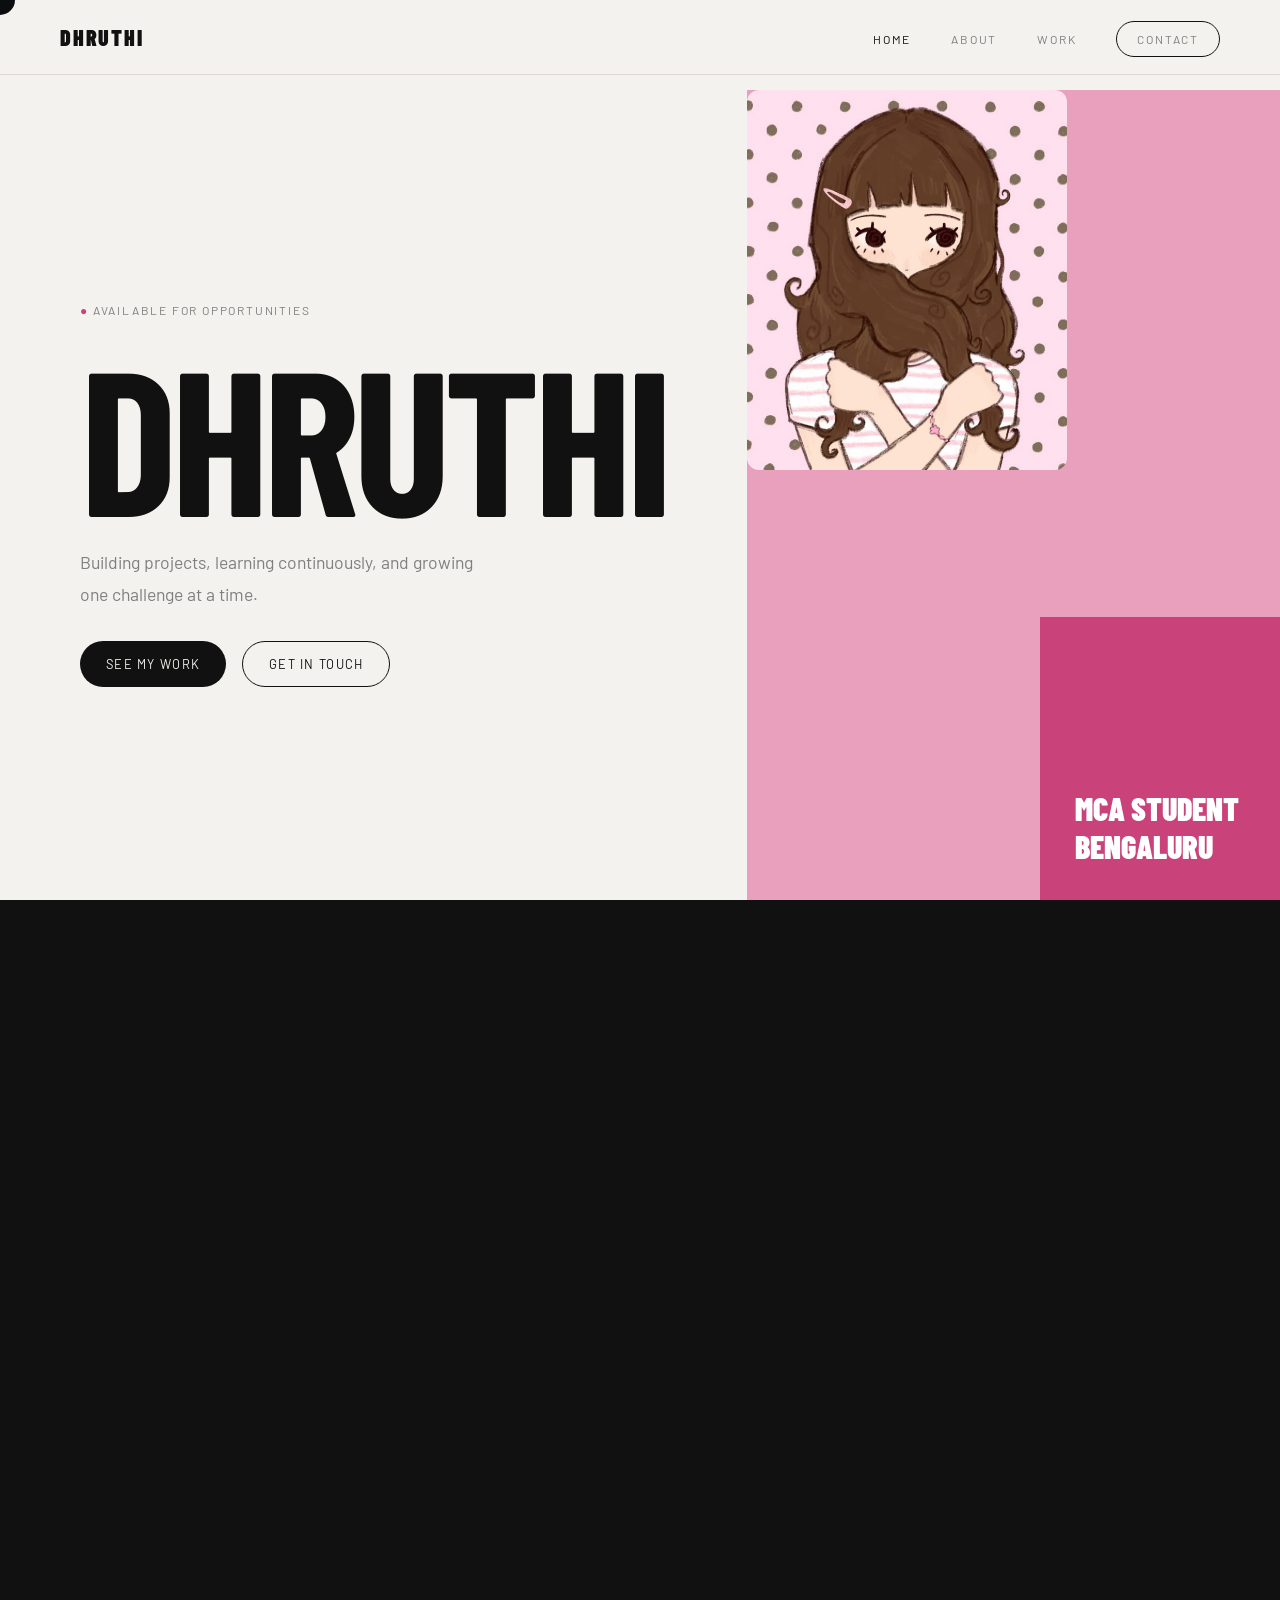
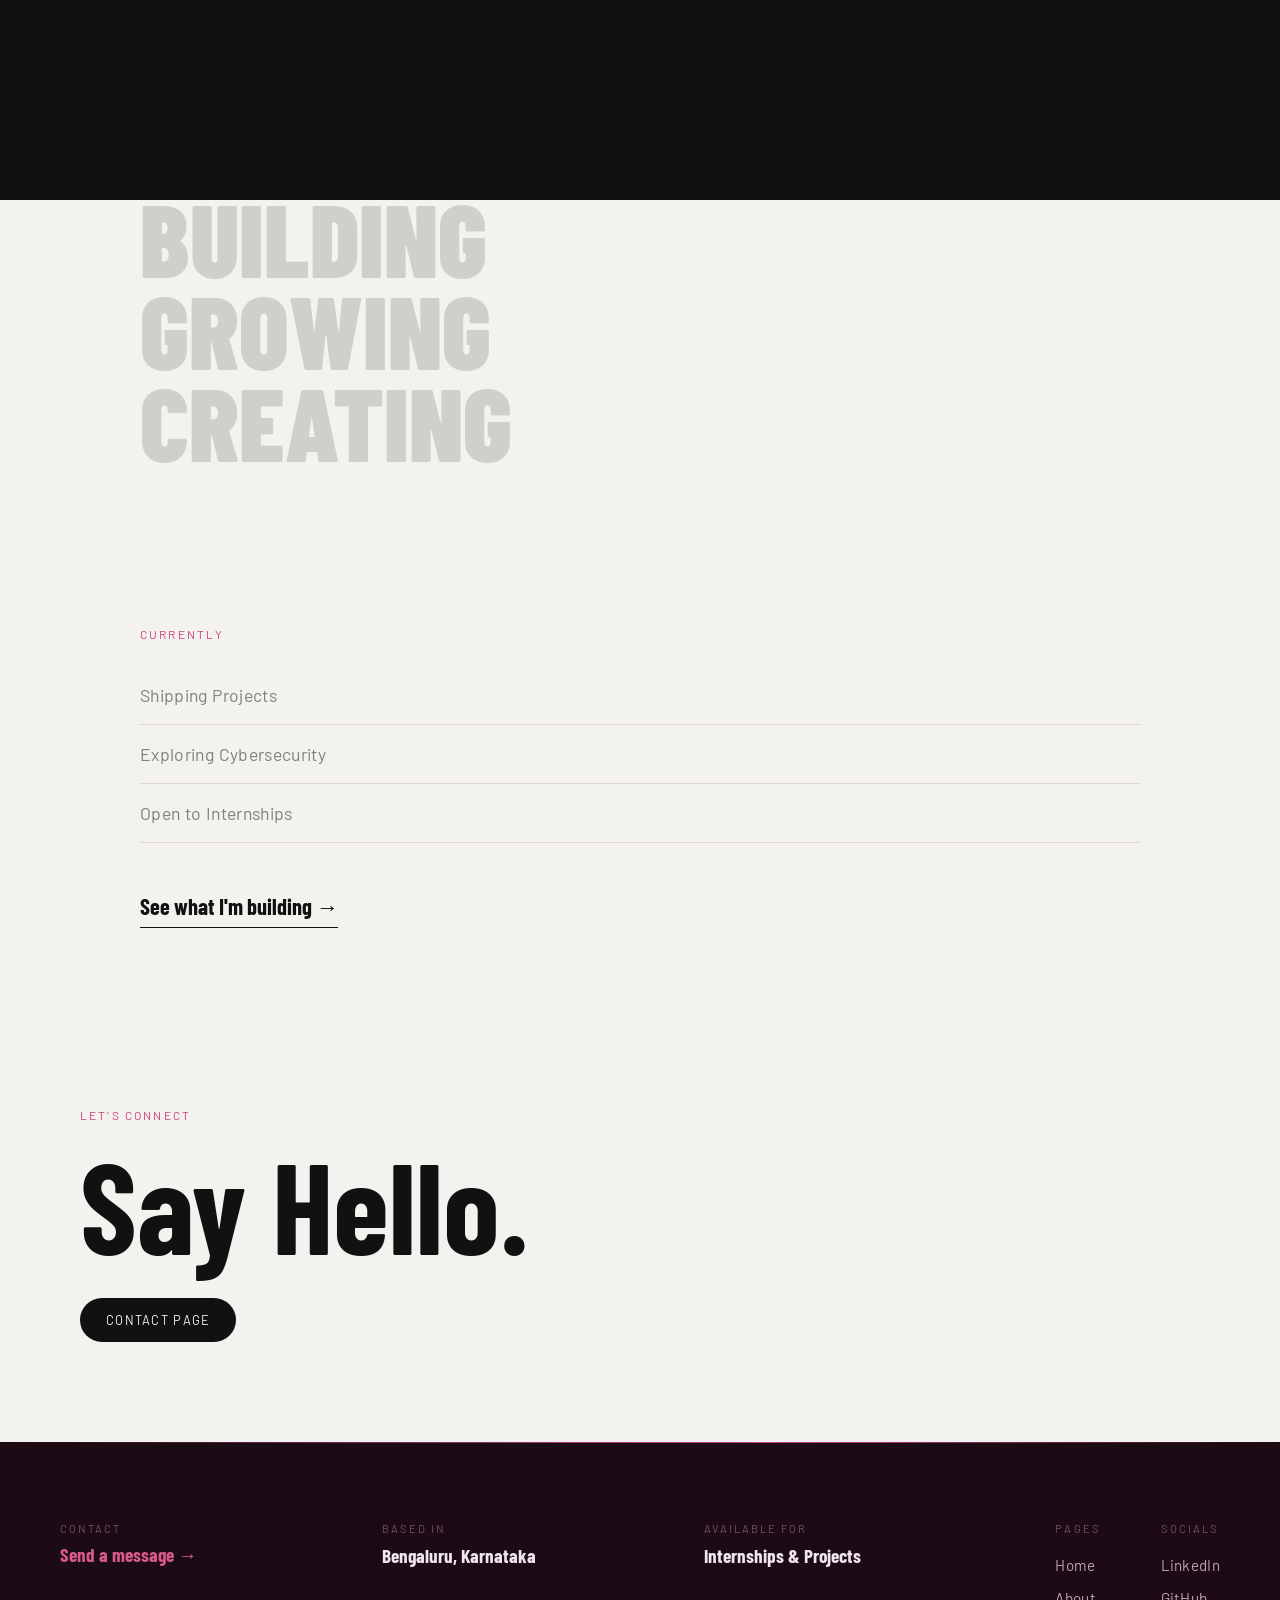
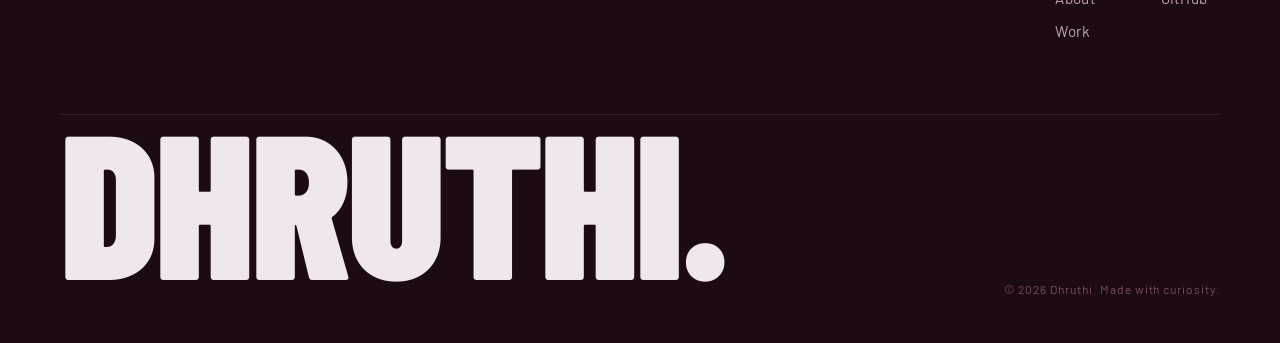
<file: index.html>
<!DOCTYPE html>
<html lang="en">
<head>
  <meta charset="UTF-8">
  <meta name="viewport" content="width=device-width, initial-scale=1.0">

  <title>Dhruthi</title>
  <link rel="icon" type="image/png" href="favicon.jpeg">
  <link rel="preconnect" href="https://fonts.googleapis.com">
  <link rel="preconnect" href="https://fonts.gstatic.com" crossorigin>

  <link href="https://fonts.googleapis.com/css2?family=Barlow+Condensed:wght@400;700;900&family=Barlow:wght@300;400;500&display=swap" rel="stylesheet">

  <link rel="stylesheet" href="style.css">
</head>
<body class="is-loading">

  <div class="page-transition"></div>

  <div class="cursor"></div>

  <nav>
    <a href="index.html" class="logo">DHRUTHI</a>

    <ul>
      <li><a href="index.html">Home</a></li>
      <li><a href="about.html">About</a></li>
      <li><a href="work.html">Work</a></li>
      <li><a href="contact.html" class="nav-cta">Contact</a></li>
    </ul>

    <div class="nav-toggle">
      <span></span><span></span><span></span>
    </div>
  </nav>

  <!-- HOME -->

  <section id="home" class="panel hero">

    <div class="hero-left">
      <span class="availability">
        <span class="dot">●</span> Available for opportunities
      </span>

      <h1>DHRUTHI</h1>

      <p>
          Building projects,
          learning continuously,
          and growing one challenge at a time.
      </p>

      <div class="hero-links">
        <a href="work.html" class="btn btn-solid">See my work</a>
        <a href="contact.html" class="btn btn-outline">Get in touch</a>
      </div>
    </div>

    <div class="hero-right">

      <div class="photo-box">
        <img src="abc.jpeg" alt="Dhruthi" style="width:100%; height:100%; object-fit:cover;">
      </div>

      <div class="pink-card">
        MCA STUDENT<br>
        BENGALURU
      </div>

    </div>

  </section>

  <!-- ABOUT TEASER -->

  <section class="panel sticky-panel">

    <div class="inner">

      <span class="label">
        WHO AM I
      </span>

      <h2>
        Still<br>
        figuring things out.
      </h2>

      <p>
        I'm Dhruthi. An MCA student
        fascinated by technology,
        cybersecurity and software.
      </p>

      <p>
        I enjoy learning by building, experimenting,
        and figuring things out along the way.
      </p>

      <div class="teaser-row">
        <a href="about.html" class="teaser-link">More about me →</a>
      </div>

    </div>

  </section>

  <!-- DRIVE -->

  <section class="panel sticky-panel">

    <div class="inner">

      <span class="label">
        WHAT DRIVES ME
      </span>

      <div class="big-word">
        LEARNING
      </div>

      <div class="big-word">
        BUILDING
      </div>

      <div class="big-word">
        GROWING
      </div>

      <div class="big-word">
        CREATING
      </div>

    </div>

  </section>

  <!-- CURRENT -->

  <section class="panel sticky-panel">

    <div class="inner">

      <span class="label">CURRENTLY</span>

      <div class="current-list current-list--compact">
        <div>Shipping Projects</div>
        <div>Exploring Cybersecurity</div>
        <div>Open to Internships</div>
      </div>

      <div class="teaser-row">
        <a href="work.html" class="teaser-link">See what I'm building →</a>
      </div>

    </div>

  </section>

  <!-- CONTACT TEASER -->

  <section class="panel contact">

    <div class="inner">

      <span class="label">
        LET'S CONNECT
      </span>

      <h2>
        Say Hello.
      </h2>

      <div class="hero-links">
        <a href="contact.html" class="btn btn-solid">Contact page</a>
      </div>

    </div>

  </section>

  <footer>

    <div class="footer-top">

      <div class="footer-contact">
        <div class="fact-row">
          <span>Contact</span>
          <span><a href="contact.html">Send a message →</a></span>
        </div>
        <div class="fact-row">
          <span>Based in</span>
          <span>Bengaluru, Karnataka</span>
        </div>
        <div class="fact-row">
          <span>Available for</span>
          <span>Internships & Projects</span>
        </div>
      </div>

      <div class="footer-links-group">
        <div>
          <span>Pages</span>
          <ul>
            <li><a href="index.html">Home</a></li>
            <li><a href="about.html">About</a></li>
            <li><a href="work.html">Work</a></li>
          </ul>
        </div>

        <div>
          <span>Socials</span>
          <ul>
            <li><a href="https://www.linkedin.com/in/dhruthi-shree-v-s-9880933a3/">LinkedIn</a></li>
            <li><a href="https://github.com/Dhunaur" target="_blank">GitHub</a></li>
          </ul>
        </div>
      </div>

    </div>

    <div class="footer-wordmark">DHRUTHI.</div>

    <div class="footer-copy">© 2026 Dhruthi. Made with curiosity.</div>

  </footer>

  <script src="script.js"></script>

</body>
</html>
</file>
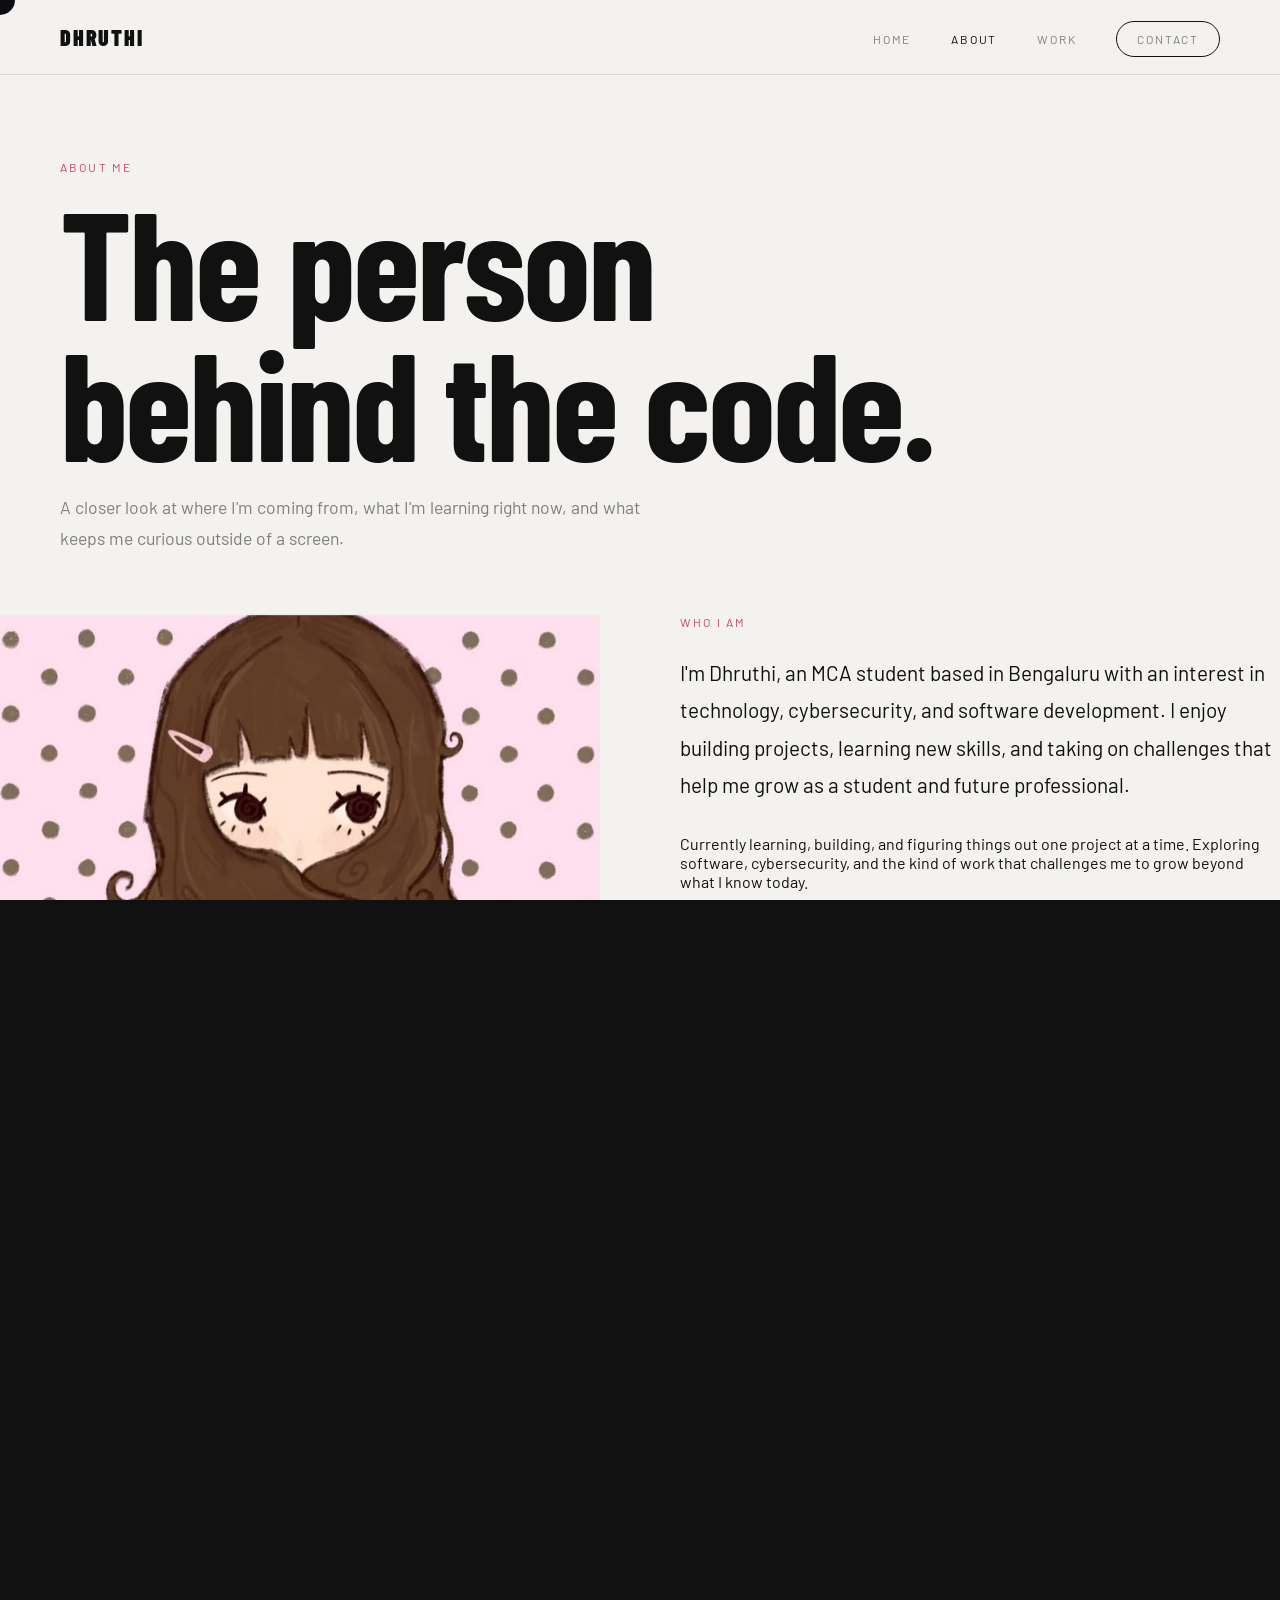
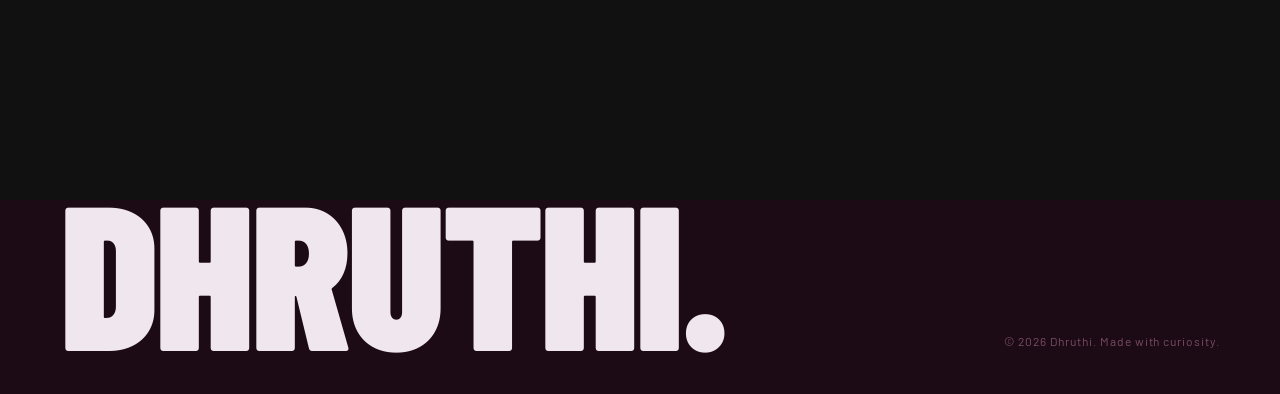
<file: about.html>
<!DOCTYPE html>
<html lang="en">
<head>
  <meta charset="UTF-8">
  <meta name="viewport" content="width=device-width, initial-scale=1.0">

  <title>About — Dhruthi</title>
  <link rel="icon" type="image/png" href="favicon.jpeg">
  <link rel="preconnect" href="https://fonts.googleapis.com">
  <link rel="preconnect" href="https://fonts.gstatic.com" crossorigin>

  <link href="https://fonts.googleapis.com/css2?family=Barlow+Condensed:wght@400;700;900&family=Barlow:wght@300;400;500&display=swap" rel="stylesheet">

  <link rel="stylesheet" href="style.css">
</head>
<body class="is-loading">

  <div class="page-transition"></div>

  <div class="cursor"></div>

  <nav>
    <a href="index.html" class="logo">DHRUTHI</a>

    <ul>
      <li><a href="index.html">Home</a></li>
      <li><a href="about.html">About</a></li>
      <li><a href="work.html">Work</a></li>
      <li><a href="contact.html" class="nav-cta">Contact</a></li>
    </ul>

    <div class="nav-toggle">
      <span></span><span></span><span></span>
    </div>
  </nav>

  <div class="page-header reveal">
    <span class="label">ABOUT ME</span>
    <h1>The person<br>behind the code.</h1>
    <p>
      A closer look at where I'm coming from, what I'm
      learning right now, and what keeps me curious
      outside of a screen.
    </p>
  </div>

  <section class="work-grid-wrap">

    <div class="about-grid">

      <div class="about-photo reveal">
         <img src="abc.jpeg" alt="Dhruthi" style="width:100%; height:100%; object-fit:cover;">
      </div>

      <div>

        <div class="reveal">
          <span class="label">WHO I AM</span>
          <p style="font-size:1.3rem; line-height:1.8; color:var(--ink); margin-bottom:30px;">
            I'm Dhruthi, an MCA student based in Bengaluru with an interest in technology, 
            cybersecurity, and software development.

            I enjoy building projects, learning new skills, 
            and taking on challenges that help me grow as a student 
            and future professional.
          </p>
          <p>
            Currently learning, building,
            and figuring things out one project at a time.

            Exploring software, cybersecurity,
            and the kind of work that challenges me
            to grow beyond what I know today.
          </p>
        </div>

        <div class="reveal" style="margin-top:40px;">
          <div class="fact-row">
            <span>Based in</span>
            <span>Bengaluru, India</span>
          </div>
          <div class="fact-row">
            <span>Studying</span>
            <span>MCA</span>
          </div>
          <div class="fact-row">
            <span>Focus areas</span>
            <span>Software · Cybersecurity</span>
          </div>
          <div class="fact-row">
            <span>Status</span>
            <span>Open to opportunities</span>
          </div>
        </div>

        <div class="hobby-list reveal">
          <span class="label">WHEN I'M NOT STUDYING</span>
          <p style="font-size:1.1rem; line-height:1.9; color:var(--muted);">
            I'm usually outside — running, walking, or just going somewhere to
            clear my head. Music is always on. When I'm back home I'll either
            be watching something, or sketching out ideas for the next thing I
            want to build. Moving and making things are how I reset.
          </p>
        </div>

      </div>

    </div>

  </section>

  <footer>

    <div class="footer-top">

      <div class="footer-contact">
        <div class="fact-row">
          <span>Contact</span>
          <span><a href="contact.html">Send a message →</a></span>
        </div>
        <div class="fact-row">
          <span>Based in</span>
          <span>Bengaluru, Karnataka</span>
        </div>
        <div class="fact-row">
          <span>Available for</span>
          <span>Internships & Projects</span>
        </div>
      </div>

      <div class="footer-links-group">
        <div>
          <span>Pages</span>
          <ul>
            <li><a href="index.html">Home</a></li>
            <li><a href="about.html">About</a></li>
            <li><a href="work.html">Work</a></li>
          </ul>
        </div>

        <div>
          <span>Socials</span>
          <ul>
            <li><a href="https://www.linkedin.com/in/dhruthi-shree-v-s-9880933a3/">LinkedIn</a></li>
            <li><a href="https://github.com/Dhunaur" target="_blank">GitHub</a></li>
          </ul>
        </div>
      </div>

    </div>

    <div class="footer-bottom">
      <div class="footer-wordmark">DHRUTHI.</div>
      <div class="footer-copy">© 2026 Dhruthi. Made with curiosity.</div>
    </div>

  </footer>

  <script src="script.js"></script>

</body>
</html>
</file>
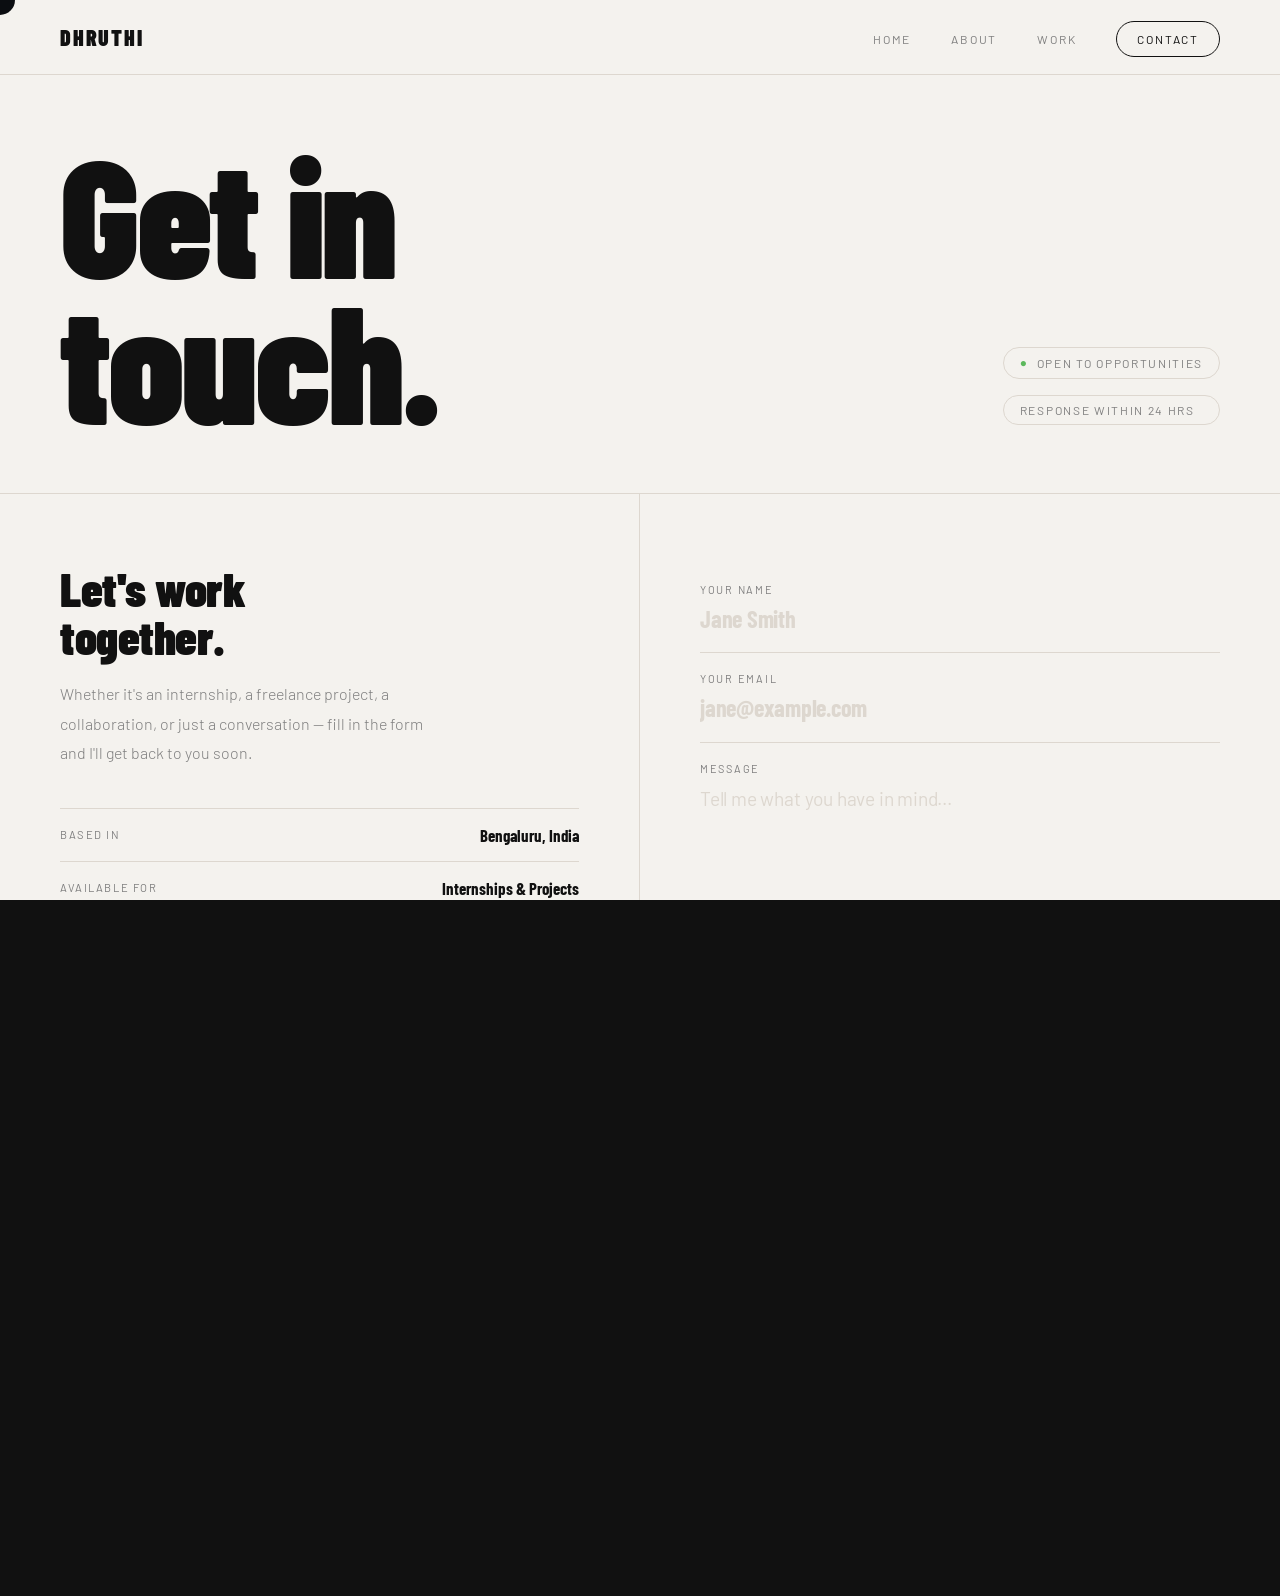
<file: contact.html>
<!DOCTYPE html>
<html lang="en">
<head>
  <meta charset="UTF-8">
  <meta name="viewport" content="width=device-width, initial-scale=1.0">
  <title>Contact — Dhruthi</title>
  <link rel="icon" type="image/png" href="favicon.jpeg">
  <link rel="preconnect" href="https://fonts.googleapis.com">
  <link rel="preconnect" href="https://fonts.gstatic.com" crossorigin>
  <link href="https://fonts.googleapis.com/css2?family=Barlow+Condensed:wght@400;700;900&family=Barlow:wght@300;400;500&display=swap" rel="stylesheet">
  <link rel="stylesheet" href="style.css">

  <style>
    /* ── CONTACT PAGE SPECIFIC ── */

    .get-in-touch {
      min-height: 52vh;
      display: flex;
      align-items: flex-end;
      padding: 140px 60px 60px;
      border-bottom: 1px solid var(--border);
    }

    .get-in-touch-inner {
      display: flex;
      align-items: flex-end;
      justify-content: space-between;
      width: 100%;
      gap: 3rem;
      flex-wrap: wrap;
    }

    .get-in-touch h1 {
      font-family: 'Barlow Condensed', sans-serif;
      font-size: clamp(4.5rem, 13vw, 11rem);
      font-weight: 900;
      line-height: .88;
      letter-spacing: -.02em;
    }

    .get-in-touch-meta {
      display: flex;
      flex-direction: column;
      gap: 1rem;
      padding-bottom: .5rem;
      flex-shrink: 0;
    }

    .meta-pill {
      display: inline-flex;
      align-items: center;
      gap: .5rem;
      font-size: .75rem;
      text-transform: uppercase;
      letter-spacing: .14em;
      color: var(--muted);
      border: 1px solid var(--border);
      padding: .45rem 1rem;
      border-radius: 100px;
    }

    .meta-pill .dot { color: #5CB85C; }

    /* ── FORM SECTION ── */

    .contact-form-section {
      display: grid;
      grid-template-columns: 1fr 1fr;
      gap: 0;
      border-bottom: 1px solid var(--border);
    }

    .contact-form-left {
      padding: 70px 60px;
      border-right: 1px solid var(--border);
    }

    .contact-form-right {
      padding: 70px 60px;
    }

    /* Left side — intro text */
    .contact-form-left h2 {
      font-family: 'Barlow Condensed', sans-serif;
      font-size: clamp(2rem, 4vw, 3rem);
      font-weight: 900;
      line-height: 1;
      letter-spacing: -.01em;
      margin-bottom: 1.2rem;
    }

    .contact-form-left p {
      font-size: 1rem;
      line-height: 1.85;
      color: var(--muted);
      margin-bottom: 2.5rem;
      font-weight: 300;
      max-width: 380px;
    }

    .contact-detail-list {
      display: flex;
      flex-direction: column;
      gap: 0;
    }

    .contact-detail-row {
      display: flex;
      justify-content: space-between;
      align-items: center;
      padding: 1rem 0;
      border-top: 1px solid var(--border);
      font-family: 'Barlow Condensed', sans-serif;
    }

    .contact-detail-row:last-child {
      border-bottom: 1px solid var(--border);
    }

    .contact-detail-row .cd-label {
      font-size: .7rem;
      text-transform: uppercase;
      letter-spacing: .14em;
      color: var(--muted);
      font-family: 'Barlow', sans-serif;
    }

    .contact-detail-row .cd-val {
      font-size: 1.05rem;
      font-weight: 700;
      color: var(--ink);
    }

    .contact-socials-row {
      display: flex;
      gap: 1rem;
      margin-top: 2.5rem;
    }

    .social-link {
      display: inline-flex;
      align-items: center;
      gap: .5rem;
      font-size: .75rem;
      font-weight: 500;
      text-transform: uppercase;
      letter-spacing: .12em;
      text-decoration: none;
      color: var(--ink);
      border: 1px solid var(--border);
      padding: .6rem 1.2rem;
      border-radius: 100px;
      transition: .25s;
    }

    .social-link:hover {
      border-color: var(--accent);
      color: var(--accent);
    }

    /* ── THE FORM ── */

    .contact-form {
      display: flex;
      flex-direction: column;
      gap: 0;
    }

    .form-group {
      position: relative;
      border-bottom: 1px solid var(--border);
    }

    .form-group:first-child {
      border-top: 1px solid var(--border);
    }

    .form-group label {
      display: block;
      font-size: .68rem;
      text-transform: uppercase;
      letter-spacing: .16em;
      color: var(--muted);
      padding: 1.2rem 0 .3rem;
      transition: color .2s;
    }

    .form-group:focus-within label {
      color: var(--accent);
    }

    .form-group input,
    .form-group textarea {
      display: block;
      width: 100%;
      background: transparent;
      border: none;
      outline: none;
      font-family: 'Barlow Condensed', sans-serif;
      font-size: 1.5rem;
      font-weight: 700;
      color: var(--ink);
      letter-spacing: -.01em;
      padding: .2rem 0 1.2rem;
      resize: none;
      cursor: none;
    }

    .form-group textarea {
      min-height: 130px;
      font-size: 1.2rem;
      font-weight: 400;
      font-family: 'Barlow', sans-serif;
      line-height: 1.7;
    }

    .form-group input::placeholder,
    .form-group textarea::placeholder {
      color: var(--border);
    }

    /* Submit button */
    .form-submit-row {
      display: flex;
      align-items: center;
      justify-content: space-between;
      padding-top: 2rem;
      gap: 1rem;
    }

    .form-note {
      font-size: .78rem;
      color: var(--muted);
      max-width: 240px;
      line-height: 1.6;
    }

    .btn-submit {
      display: inline-flex;
      align-items: center;
      gap: .6rem;
      background: var(--ink);
      color: var(--bg);
      border: none;
      padding: 1rem 2rem;
      border-radius: 100px;
      font-family: 'Barlow Condensed', sans-serif;
      font-size: 1rem;
      font-weight: 700;
      letter-spacing: .06em;
      text-transform: uppercase;
      cursor: none;
      transition: background .25s, transform .15s;
      flex-shrink: 0;
    }

    .btn-submit:hover {
      background: var(--accent);
      transform: translateY(-2px);
    }

    .btn-submit:disabled {
      opacity: .5;
      transform: none;
    }

    /* Success / error states */
    .form-status {
      display: none;
      margin-top: 1.5rem;
      padding: 1.2rem 1.5rem;
      border-radius: 6px;
      font-size: .9rem;
      font-weight: 500;
      line-height: 1.6;
    }

    .form-status.success {
      display: block;
      background: color-mix(in srgb, #5CB85C 12%, transparent);
      border: 1px solid color-mix(in srgb, #5CB85C 30%, transparent);
      color: #2d7a2d;
    }

    .form-status.error {
      display: block;
      background: color-mix(in srgb, var(--accent) 10%, transparent);
      border: 1px solid color-mix(in srgb, var(--accent) 30%, transparent);
      color: var(--accent);
    }

    /* Spinner inside button */
    .btn-submit .spinner {
      display: none;
      width: 16px; height: 16px;
      border: 2px solid rgba(255,255,255,.3);
      border-top-color: #fff;
      border-radius: 50%;
      animation: spin .6s linear infinite;
    }

    .btn-submit.loading .btn-label { display: none; }
    .btn-submit.loading .spinner   { display: block; }

    @keyframes spin { to { transform: rotate(360deg); } }

    /* ── MOBILE ── */
    @media (max-width: 900px) {
      .get-in-touch { padding: 130px 24px 50px; }
      .get-in-touch-inner { flex-direction: column; align-items: flex-start; gap: 1.5rem; }
      .contact-form-section { grid-template-columns: 1fr; }
      .contact-form-left { border-right: none; border-bottom: 1px solid var(--border); padding: 50px 24px; }
      .contact-form-right { padding: 50px 24px; }
      .form-submit-row { flex-direction: column; align-items: flex-start; }
      .btn-submit { width: 100%; justify-content: center; }
    }
  </style>
</head>
<body class="is-loading">

  <div class="page-transition"></div>
  <div class="cursor"></div>

  <nav>
    <a href="index.html" class="logo">DHRUTHI</a>
    <ul>
      <li><a href="index.html">Home</a></li>
      <li><a href="about.html">About</a></li>
      <li><a href="work.html">Work</a></li>
      <li><a href="contact.html" class="nav-cta">Contact</a></li>
    </ul>
    <div class="nav-toggle">
      <span></span><span></span><span></span>
    </div>
  </nav>

  <!-- HERO -->
  <div class="get-in-touch reveal">
    <div class="get-in-touch-inner">
      <h1>Get in<br>touch.</h1>
      <div class="get-in-touch-meta">
        <span class="meta-pill"><span class="dot">●</span> Open to opportunities</span>
        <span class="meta-pill">Response within 24 hrs</span>
      </div>
    </div>
  </div>

  <!-- FORM + LEFT PANEL -->
  <div class="contact-form-section reveal">

    <!-- LEFT — info -->
    <div class="contact-form-left">
      <h2>Let's work<br>together.</h2>
      <p>
        Whether it's an internship, a freelance project,
        a collaboration, or just a conversation — fill in
        the form and I'll get back to you soon.
      </p>

      <div class="contact-detail-list">
        <div class="contact-detail-row">
          <span class="cd-label">Based in</span>
          <span class="cd-val">Bengaluru, India</span>
        </div>
        <div class="contact-detail-row">
          <span class="cd-label">Available for</span>
          <span class="cd-val">Internships & Projects</span>
        </div>
        <div class="contact-detail-row">
          <span class="cd-label">Response time</span>
          <span class="cd-val">Within 24 hours</span>
        </div>
      </div>

      <div class="contact-socials-row">
        <a href="https://www.linkedin.com/in/dhruthi-shree-v-s-9880933a3/" target="_blank" class="social-link">LinkedIn ↗</a>
        <a href="https://github.com/Dhunaur" target="_blank" class="social-link">GitHub ↗</a>
      </div>
    </div>

    <!-- RIGHT — form -->
    <div class="contact-form-right">

      <!--
        WEB3FORMS SETUP (free, no backend):
        1. Go to https://web3forms.com
        2. Enter your email → get a free Access Key
        3. Replace "YOUR_ACCESS_KEY_HERE" below with your key
        That's it — submissions arrive in your inbox.
      -->
      <form
        class="contact-form"
        id="contactForm"
        action="https://api.web3forms.com/submit"
        method="POST"
      >
        <!-- Web3Forms access key — replace with yours -->
        <input type="hidden" name="access_key" value="baaafb4f-5ae0-4c0a-b977-13f7e5dad57e">
        <!-- Optional: customise the email subject line -->
        <input type="hidden" name="subject" value="New message from your portfolio">
        <!-- Honeypot spam filter -->
        <input type="checkbox" name="botcheck" style="display:none">

        <div class="form-group">
          <label for="name">Your name</label>
          <input
            type="text"
            id="name"
            name="name"
            placeholder="Jane Smith"
            required
            autocomplete="name"
          >
        </div>

        <div class="form-group">
          <label for="email">Your email</label>
          <input
            type="email"
            id="email"
            name="email"
            placeholder="jane@example.com"
            required
            autocomplete="email"
          >
        </div>

        <div class="form-group">
          <label for="message">Message</label>
          <textarea
            id="message"
            name="message"
            placeholder="Tell me what you have in mind..."
            required
          ></textarea>
        </div>

        <div class="form-submit-row">
          <p class="form-note">
            Your email stays private (messages come straight to my inbox).
          </p>
          <button type="submit" class="btn-submit" id="submitBtn">
            <span class="btn-label">Send message →</span>
            <span class="spinner"></span>
          </button>
        </div>

        <div class="form-status" id="formStatus"></div>

      </form>
    </div>
  </div>

  <footer>
    <div class="footer-top">
      <div class="footer-contact">
        <div class="fact-row">
          <span>Based in</span>
          <span>Bengaluru, Karnataka</span>
        </div>
        <div class="fact-row">
          <span>Available for</span>
          <span>Internships & Projects</span>
        </div>
      </div>
      <div class="footer-links-group">
        <div>
          <span>Pages</span>
          <ul>
            <li><a href="index.html">Home</a></li>
            <li><a href="about.html">About</a></li>
            <li><a href="work.html">Work</a></li>
          </ul>
        </div>
        <div>
          <span>Socials</span>
          <ul>
            <li><a href="https://www.linkedin.com/in/dhruthi-shree-v-s-9880933a3/">LinkedIn</a></li>
            <li><a href="https://github.com/Dhunaur" target="_blank">GitHub</a></li>
          </ul>
        </div>
      </div>
    </div>
    <div class="footer-bottom">
      <div class="footer-wordmark">DHRUTHI.</div>
      <div class="footer-copy">© 2026 Dhruthi. Made with curiosity.</div>
    </div>
  </footer>

  <script src="script.js"></script>

  <script>
    // Form submission handler — Web3Forms via fetch (no page reload)
    const form     = document.getElementById('contactForm');
    const btn      = document.getElementById('submitBtn');
    const status   = document.getElementById('formStatus');

    form.addEventListener('submit', async (e) => {
      e.preventDefault();

      // Loading state
      btn.classList.add('loading');
      btn.disabled = true;
      status.className = 'form-status';
      status.textContent = '';

      try {
        const data = new FormData(form);
        const res  = await fetch('https://api.web3forms.com/submit', {
          method: 'POST',
          body: data
        });
        const json = await res.json();

        if (json.success) {
          status.className = 'form-status success';
          status.textContent = '✓ Message sent! I\'ll get back to you within 24 hours.';
          form.reset();
        } else {
          throw new Error(json.message || 'Something went wrong.');
        }
      } catch (err) {
        status.className = 'form-status error';
        status.textContent = '✗ ' + (err.message || 'Failed to send. Please try emailing me directly.');
      } finally {
        btn.classList.remove('loading');
        btn.disabled = false;
      }
    });
  </script>

</body>
</html>
</file>
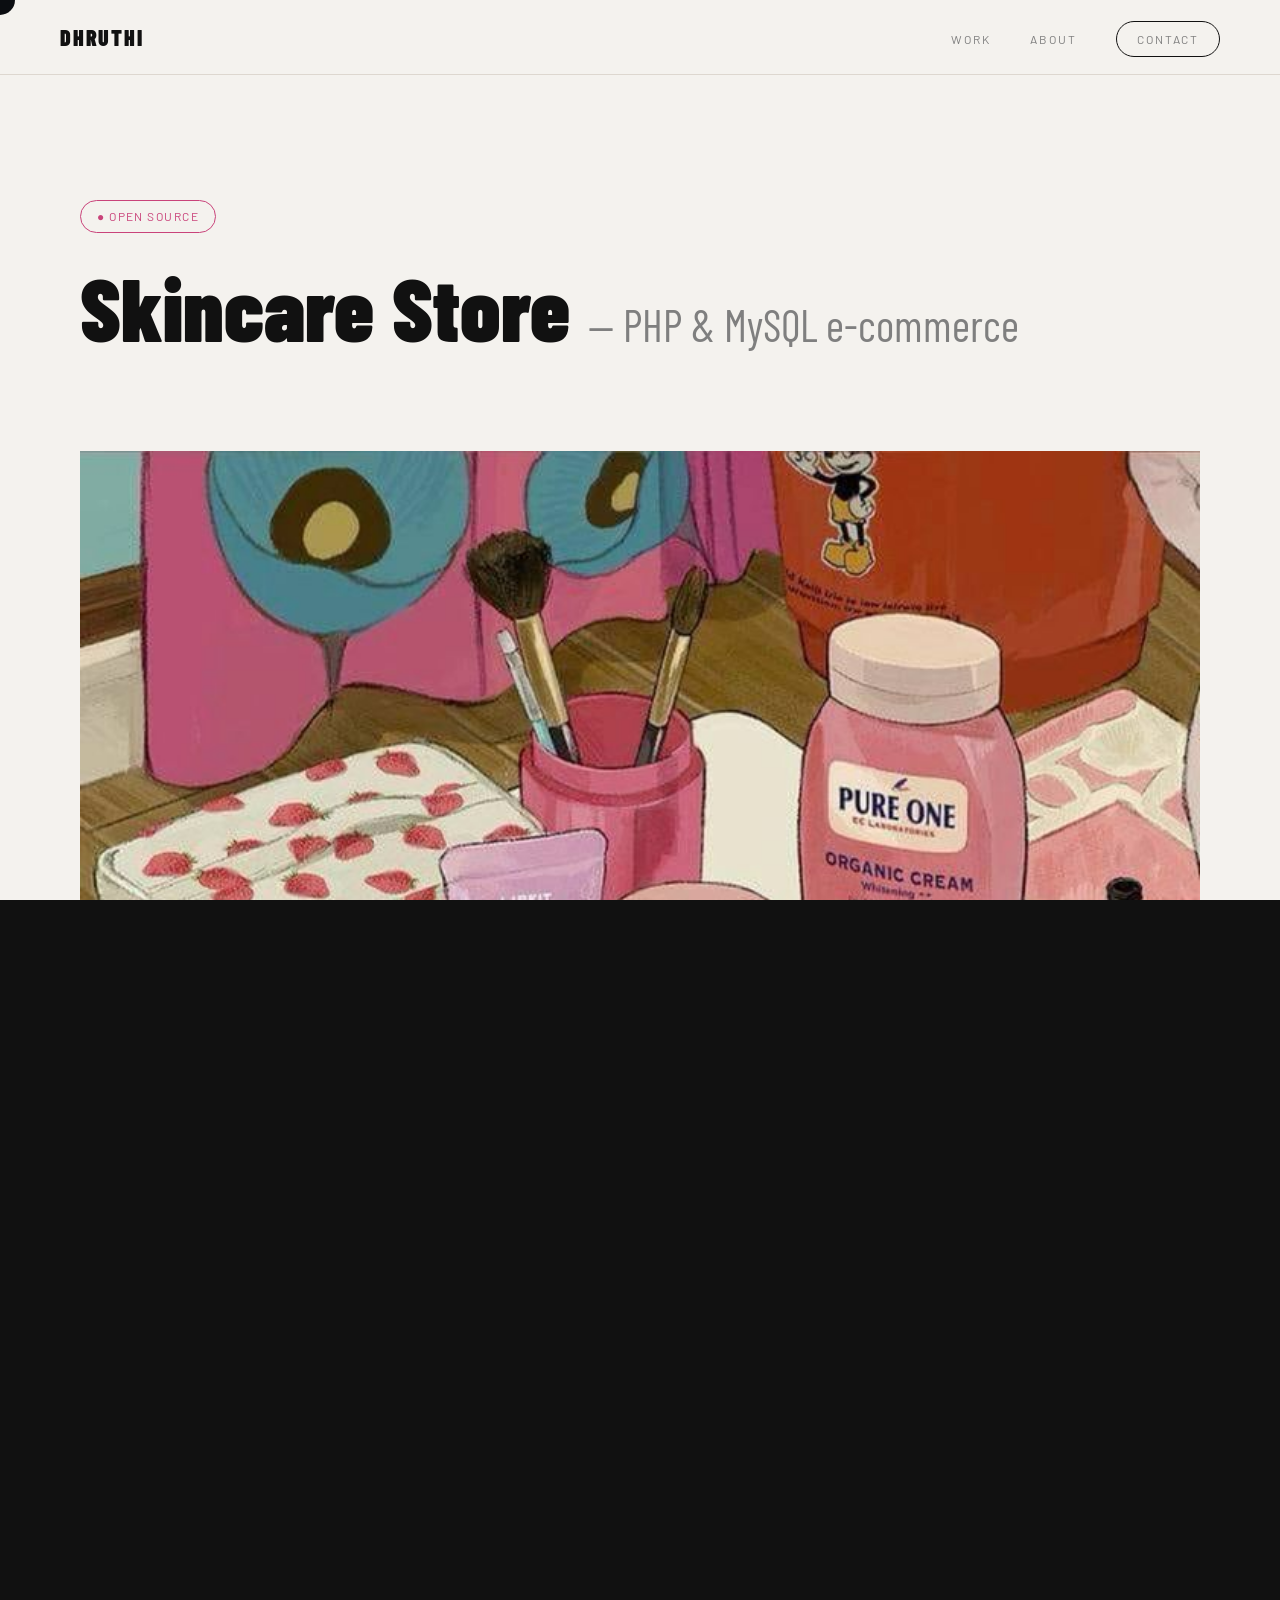
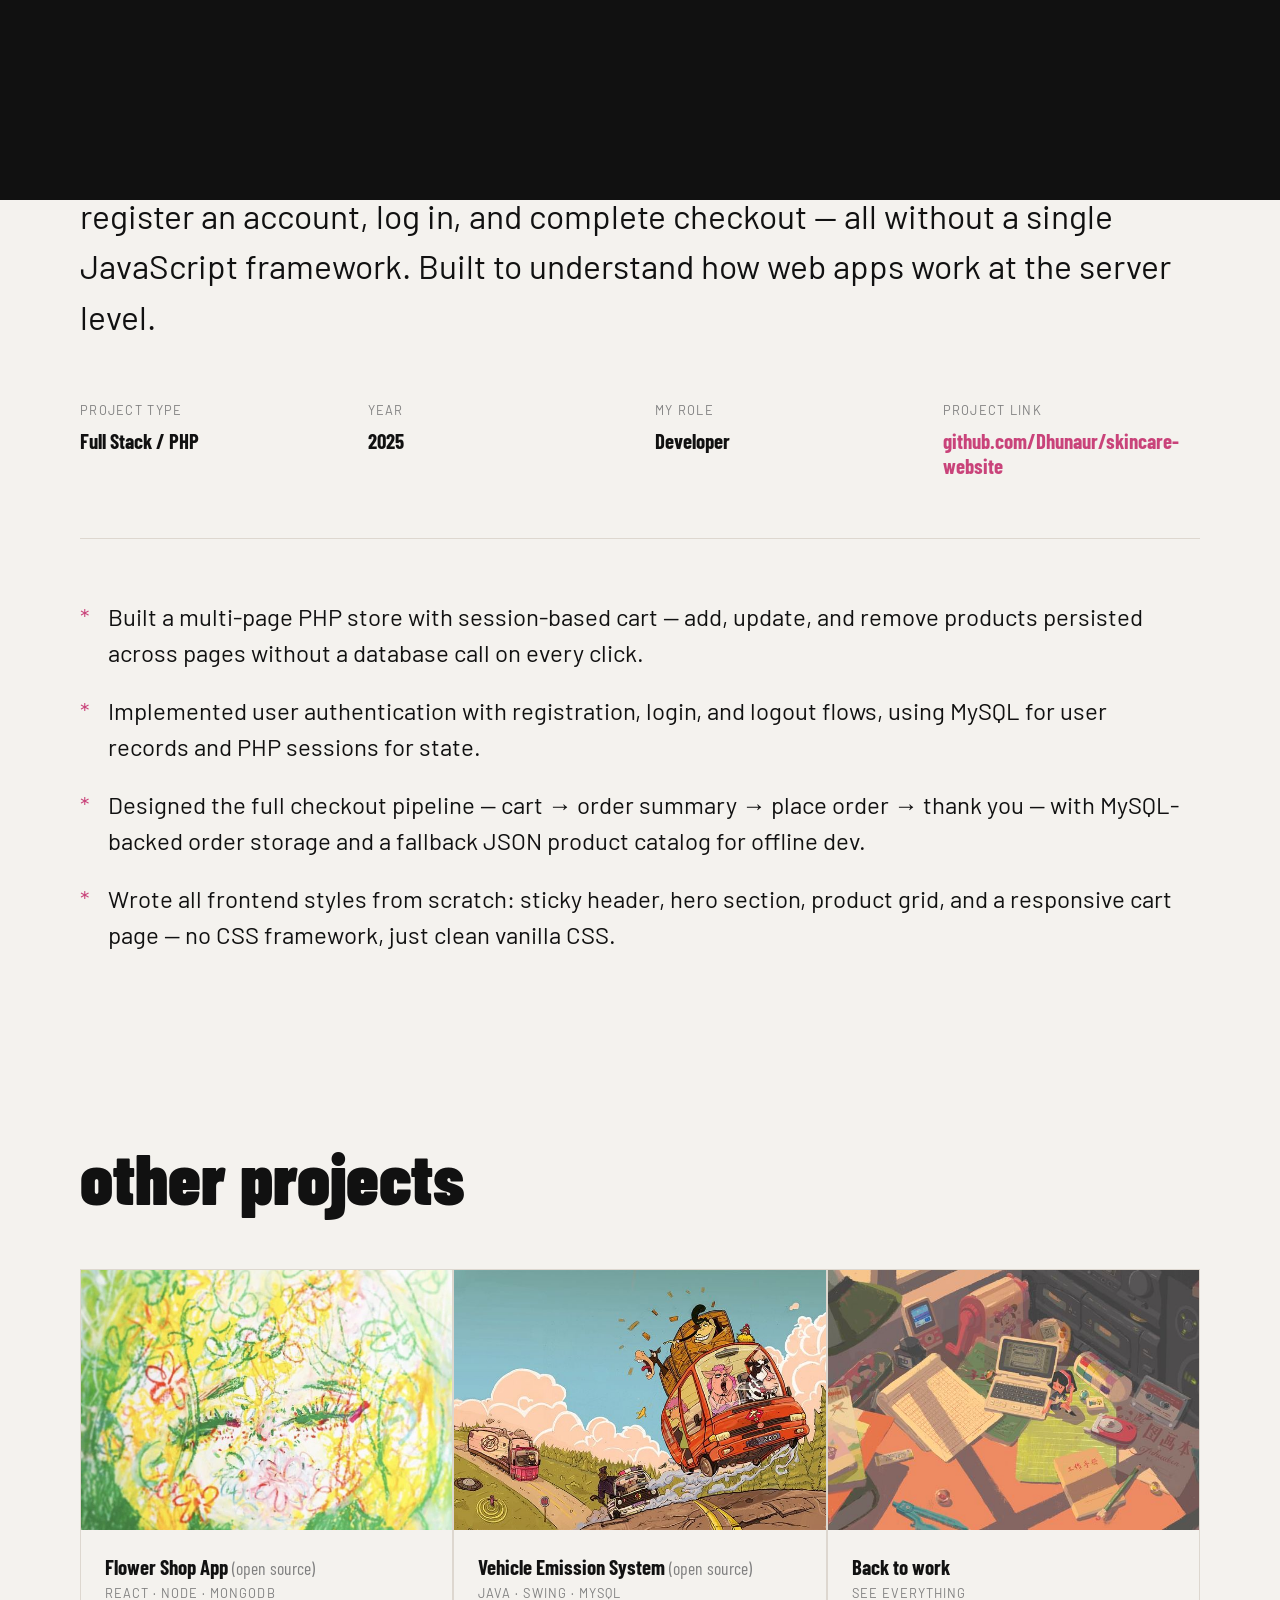
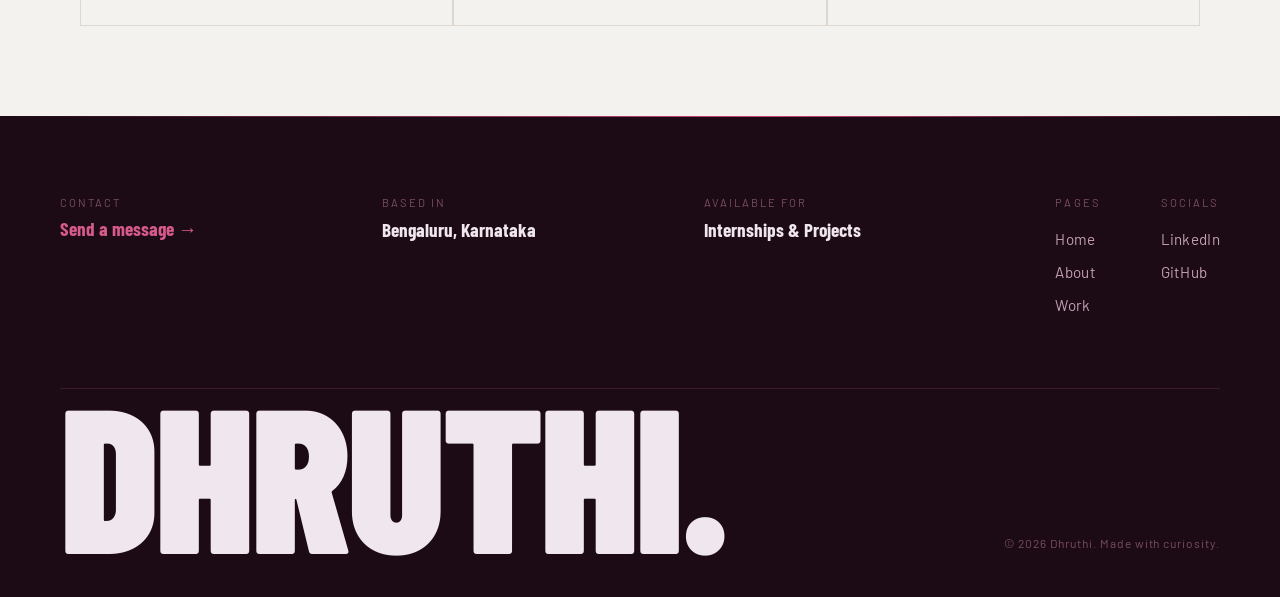
<file: project1.html>
<!DOCTYPE html>
<html lang="en">
<head>
  <meta charset="UTF-8">
  <meta name="viewport" content="width=device-width, initial-scale=1.0">
  <title>Skincare Store — Dhruthi</title>
  <link rel="icon" type="image/png" href="favicon.jpeg">
  <link rel="preconnect" href="https://fonts.googleapis.com">
  <link rel="preconnect" href="https://fonts.gstatic.com" crossorigin>
  <link href="https://fonts.googleapis.com/css2?family=Barlow+Condensed:wght@400;700;900&family=Barlow:wght@300;400;500&display=swap" rel="stylesheet">
  <link rel="stylesheet" href="style.css">
</head>
<body class="is-loading">

  <div class="page-transition"></div>
  <div class="cursor"></div>

  <nav>
    <a href="index.html" class="logo">DHRUTHI</a>
    <ul>
      <li><a href="work.html">Work</a></li>
      <li><a href="about.html">About</a></li>
      <li><a href="contact.html" class="nav-cta">Contact</a></li>
    </ul>
    <div class="nav-toggle"><span></span><span></span><span></span></div>
  </nav>

  <div class="project-header reveal">
    <span class="project-status live">● OPEN SOURCE</span>
    <h1>Skincare Store <span>— PHP & MySQL e-commerce</span></h1>
  </div>

  <div class="project-image reveal">
    <div class="frame">
      <img src="skincare.jpeg" alt="Dhruthi" style="width:100%; height:100%; object-fit:cover;">
    </div>
  </div>

  <div class="project-overview">

    <div class="reveal">
      <span class="overview-label">Project overview</span>
      <p class="overview-text">
        A fully functional skincare e-commerce store built from scratch with PHP and MySQL. Users can browse products, manage a session-based cart, register an account, log in, and complete checkout — all without a single JavaScript framework. Built to understand how web apps work at the server level.
      </p>
    </div>

    <div class="meta-row reveal">
      <div class="meta-item">
        <span class="meta-label">Project type</span>
        <span class="meta-value">Full Stack / PHP</span>
      </div>
      <div class="meta-item">
        <span class="meta-label">Year</span>
        <span class="meta-value">2025</span>
      </div>
      <div class="meta-item">
        <span class="meta-label">My role</span>
        <span class="meta-value">Developer</span>
      </div>
      <div class="meta-item">
        <span class="meta-label">Project link</span>
        <span class="meta-value"><a href="https://github.com/Dhunaur/skincare-website">github.com/Dhunaur/skincare-website</a></span>
      </div>
    </div>

    <ul class="breakdown reveal">
      <li>Built a multi-page PHP store with session-based cart — add, update, and remove products persisted across pages without a database call on every click.</li>
      <li>Implemented user authentication with registration, login, and logout flows, using MySQL for user records and PHP sessions for state.</li>
      <li>Designed the full checkout pipeline — cart → order summary → place order → thank you — with MySQL-backed order storage and a fallback JSON product catalog for offline dev.</li>
      <li>Wrote all frontend styles from scratch: sticky header, hero section, product grid, and a responsive cart page — no CSS framework, just clean vanilla CSS.</li>
    </ul>

  </div>

  <div class="other-projects reveal">
    <h2>other projects</h2>
    <div class="other-grid">
      <a href="project2.html" class="other-card">
        <div class="other-thumb"><img src="flower.jpeg" alt="Dhruthi" style="width:100%; height:100%; object-fit:cover;"></div>
        <div class="other-info">
          <div class="other-title">Flower Shop App <em>(open source)</em></div>
          <div class="other-cat">React · Node · MongoDB</div>
        </div>
      </a>
      <a href="project3.html" class="other-card">
        <div class="other-thumb"><img src="vehicle.jpeg" alt="Dhruthi" style="width:100%; height:100%; object-fit:cover;"></div>
        <div class="other-info">
          <div class="other-title">Vehicle Emission System <em>(open source)</em></div>
          <div class="other-cat">Java · Swing · MySQL</div>
        </div>
      </a>
      <a href="work.html" class="other-card">
        <div class="other-thumb"><img src="work.jpeg" alt="Dhruthi" style="width:100%; height:100%; object-fit:cover;"></div>
        <div class="other-info">
          <div class="other-title">Back to work</div>
          <div class="other-cat">See everything</div>
        </div>
      </a>
    </div>
  </div>

  <footer>
    <div class="footer-top">
      <div class="footer-contact">
       <div class="fact-row">
          <span>Contact</span>
          <span><a href="contact.html">Send a message →</a></span>
        </div>
        <div class="fact-row"><span>Based in</span><span>Bengaluru, Karnataka</span></div>
        <div class="fact-row"><span>Available for</span><span>Internships & Projects</span></div>
      </div>
      <div class="footer-links-group">
        <div><span>Pages</span><ul><li><a href="index.html">Home</a></li><li><a href="about.html">About</a></li><li><a href="work.html">Work</a></li></ul></div>
        <div><span>Socials</span><ul>
          <li><a href="https://www.linkedin.com/in/dhruthi-shree-v-s-9880933a3/">LinkedIn</a></li>
          <li><a href="https://github.com/Dhunaur" target="_blank">GitHub</a></li></ul>
        </div>
      </div>
    </div>
    <div class="footer-bottom">
      <div class="footer-wordmark">DHRUTHI.</div>
      <div class="footer-copy">© 2026 Dhruthi. Made with curiosity.</div>
    </div>
  </footer>

  <script src="script.js"></script>
</body>
</html>
</file>
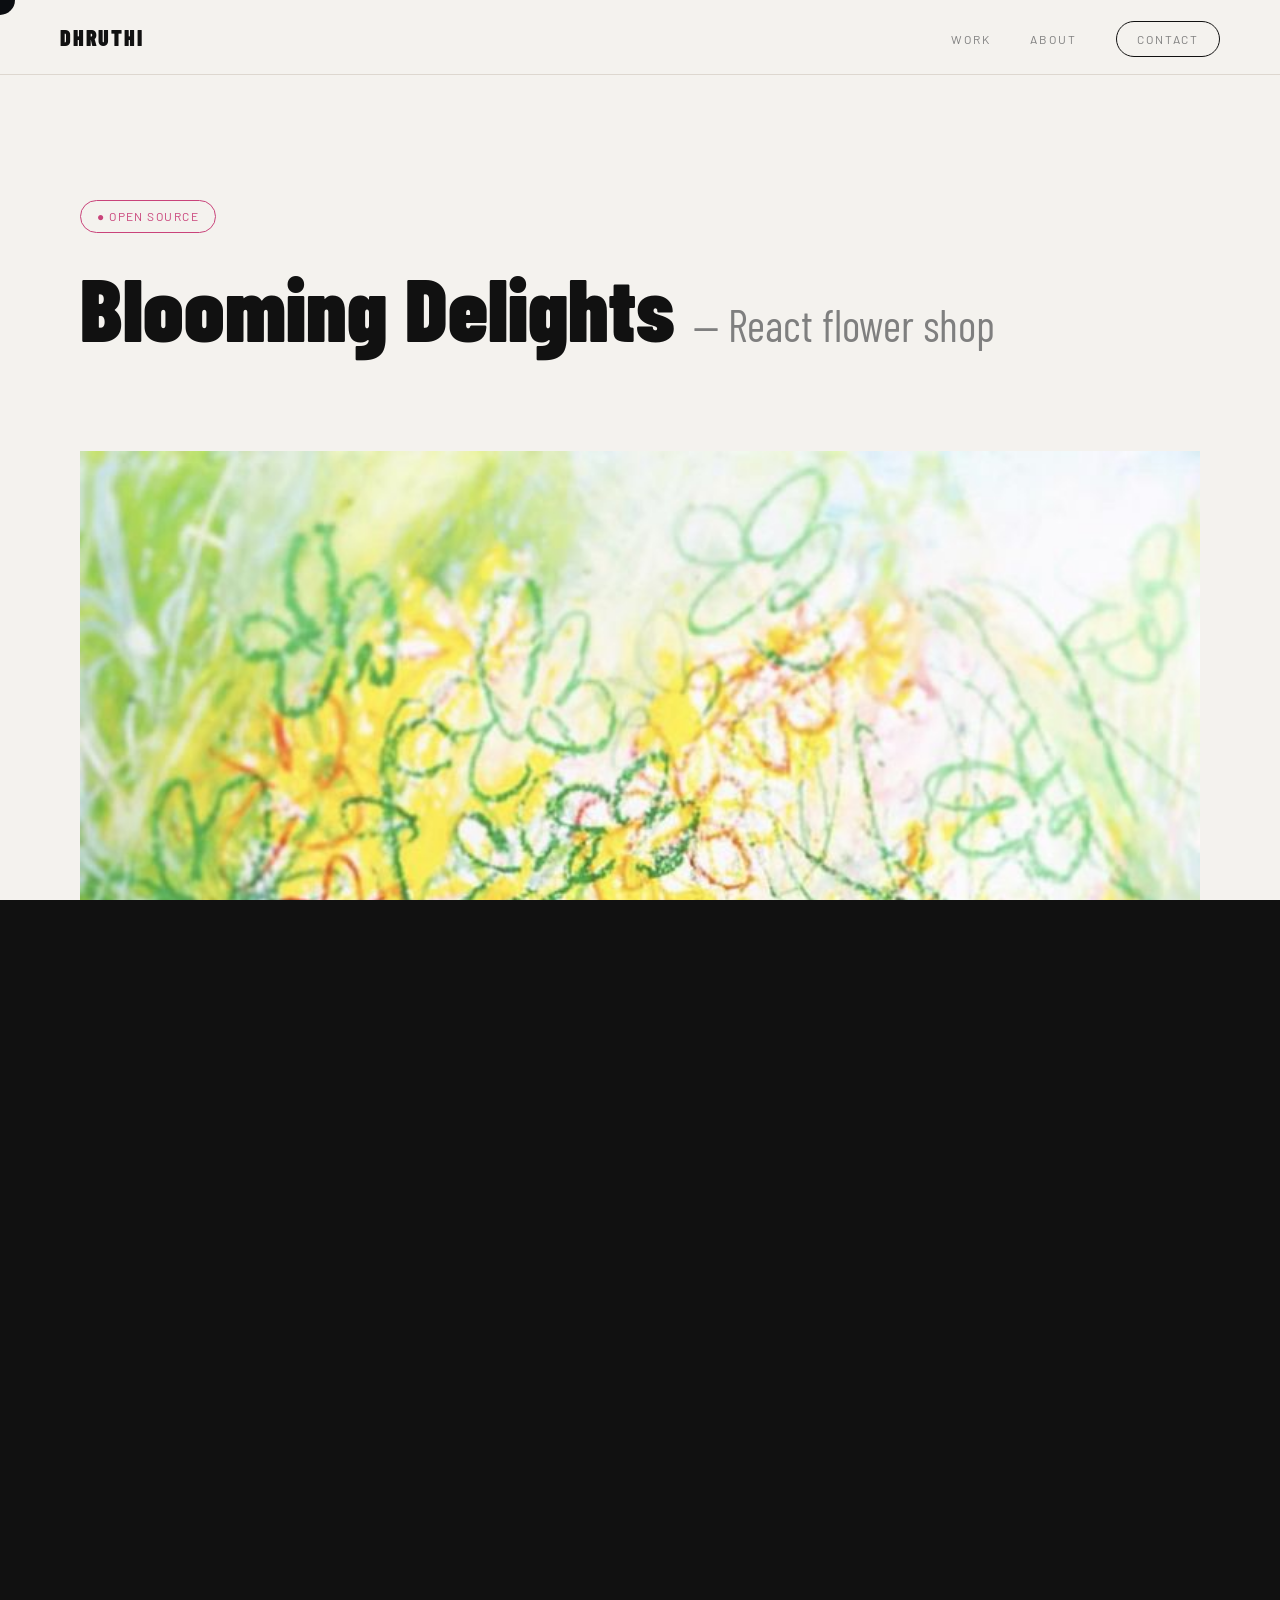
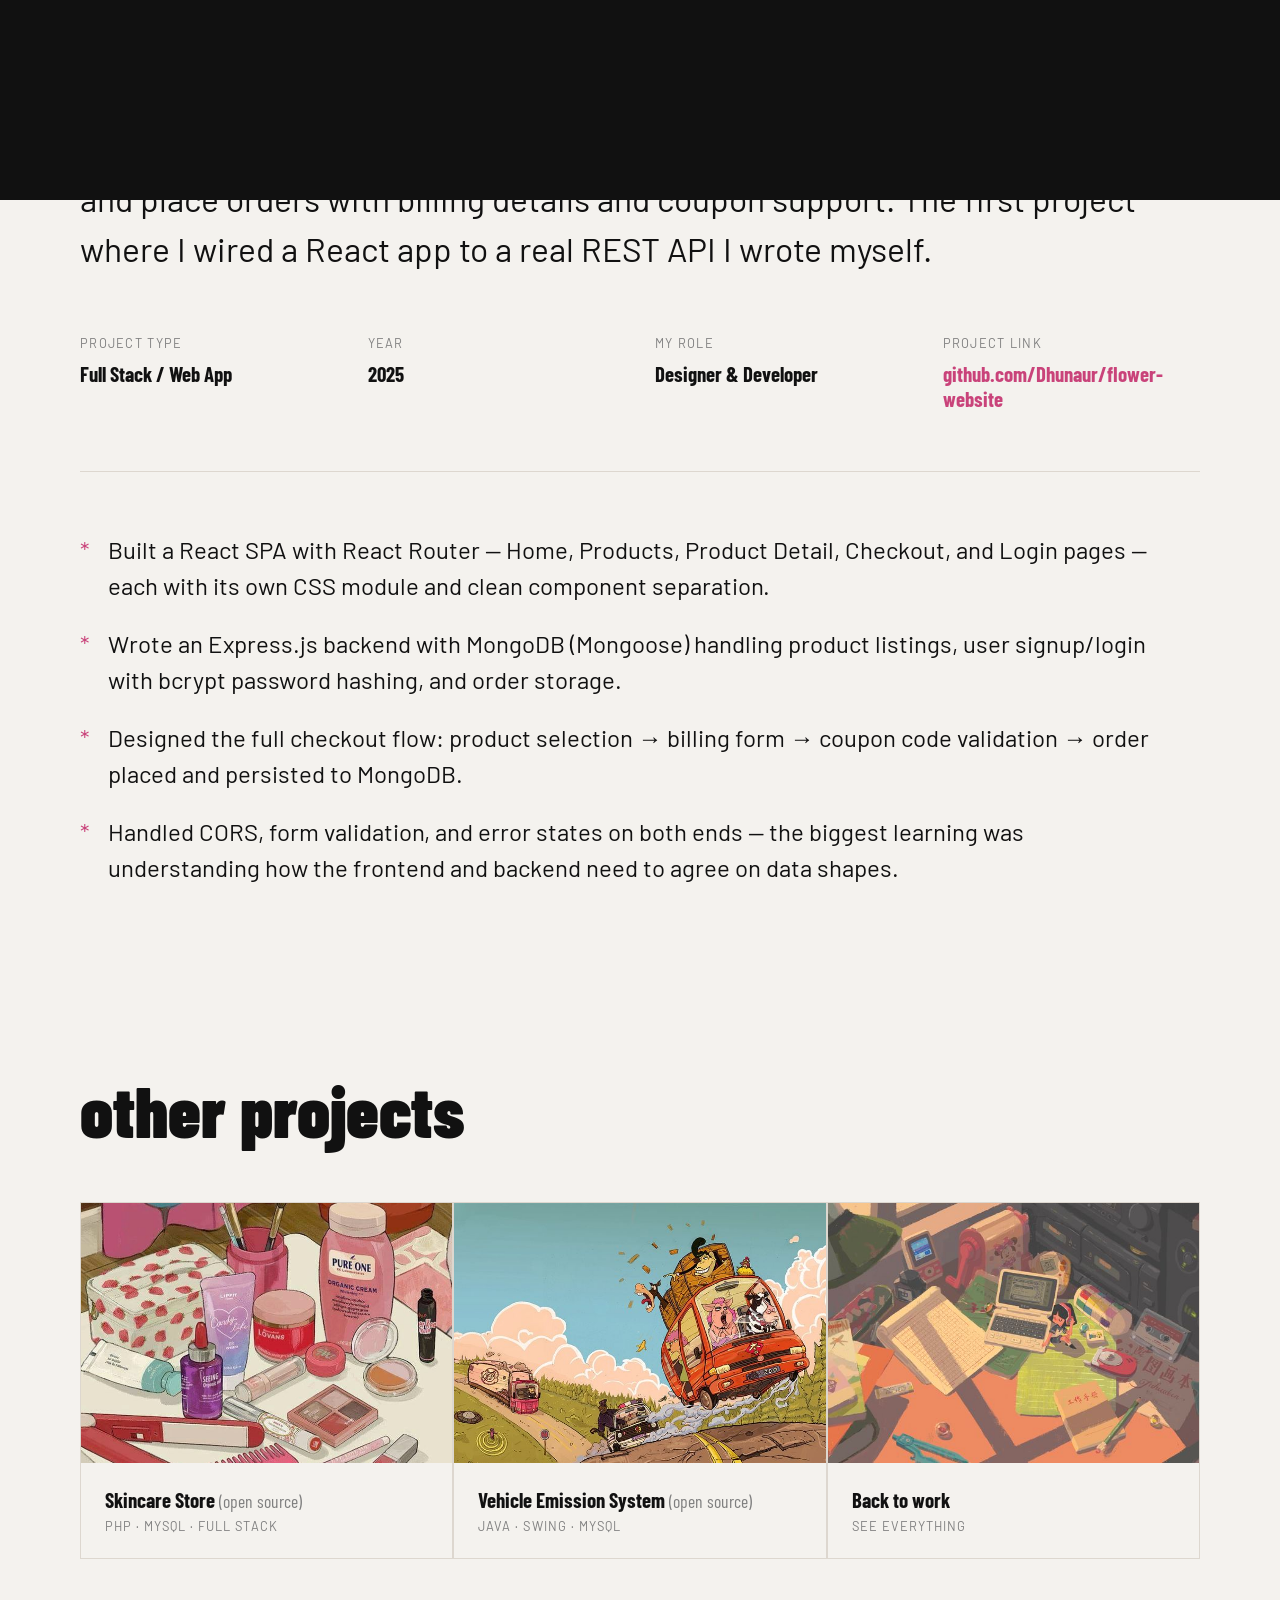
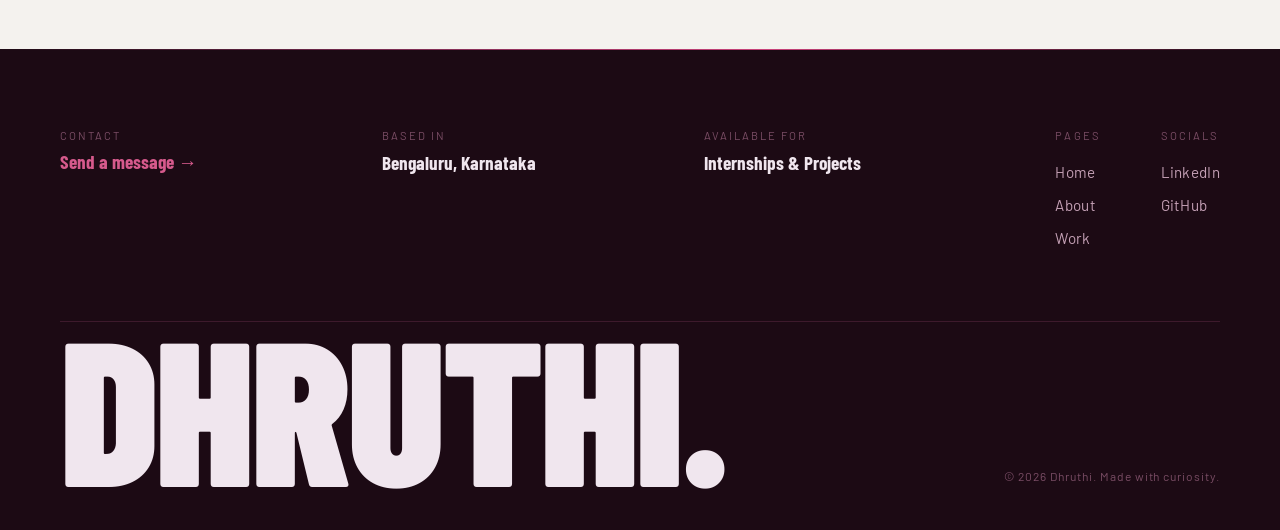
<file: project2.html>
<!DOCTYPE html>
<html lang="en">
<head>
  <meta charset="UTF-8">
  <meta name="viewport" content="width=device-width, initial-scale=1.0">
  <title>Blooming Delights — Dhruthi</title>
  <link rel="icon" type="image/png" href="favicon.jpeg">
  <link rel="preconnect" href="https://fonts.googleapis.com">
  <link rel="preconnect" href="https://fonts.gstatic.com" crossorigin>
  <link href="https://fonts.googleapis.com/css2?family=Barlow+Condensed:wght@400;700;900&family=Barlow:wght@300;400;500&display=swap" rel="stylesheet">
  <link rel="stylesheet" href="style.css">
</head>
<body class="is-loading">

  <div class="page-transition"></div>
  <div class="cursor"></div>

  <nav>
    <a href="index.html" class="logo">DHRUTHI</a>
    <ul>
      <li><a href="work.html">Work</a></li>
      <li><a href="about.html">About</a></li>
      <li><a href="contact.html" class="nav-cta">Contact</a></li>
    </ul>
    <div class="nav-toggle"><span></span><span></span><span></span></div>
  </nav>

  <div class="project-header reveal">
    <span class="project-status live">● OPEN SOURCE</span>
    <h1>Blooming Delights <span>— React flower shop</span></h1>
  </div>

  <div class="project-image reveal">
    <div class="frame"><img src="flower.jpeg" alt="Dhruthi" style="width:100%; height:100%; object-fit:cover;"></div>
  </div>

  <div class="project-overview">

    <div class="reveal">
      <span class="overview-label">Project overview</span>
      <p class="overview-text">
        A full-stack flower shop built with React on the frontend and an Express + MongoDB backend. Users can browse a live product catalog, sign up, log in, and place orders with billing details and coupon support. The first project where I wired a React app to a real REST API I wrote myself.
      </p>
    </div>

    <div class="meta-row reveal">
      <div class="meta-item">
        <span class="meta-label">Project type</span>
        <span class="meta-value">Full Stack / Web App</span>
      </div>
      <div class="meta-item">
        <span class="meta-label">Year</span>
        <span class="meta-value">2025</span>
      </div>
      <div class="meta-item">
        <span class="meta-label">My role</span>
        <span class="meta-value">Designer & Developer</span>
      </div>
      <div class="meta-item">
        <span class="meta-label">Project link</span>
        <span class="meta-value"><a href="https://github.com/Dhunaur/flower-website">github.com/Dhunaur/flower-website</a></span>
      </div>
    </div>

    <ul class="breakdown reveal">
      <li>Built a React SPA with React Router — Home, Products, Product Detail, Checkout, and Login pages — each with its own CSS module and clean component separation.</li>
      <li>Wrote an Express.js backend with MongoDB (Mongoose) handling product listings, user signup/login with bcrypt password hashing, and order storage.</li>
      <li>Designed the full checkout flow: product selection → billing form → coupon code validation → order placed and persisted to MongoDB.</li>
      <li>Handled CORS, form validation, and error states on both ends — the biggest learning was understanding how the frontend and backend need to agree on data shapes.</li>
    </ul>

  </div>

  <div class="other-projects reveal">
    <h2>other projects</h2>
    <div class="other-grid">
      <a href="project1.html" class="other-card">
        <div class="other-thumb">
          <img src="skincare.jpeg" alt="Dhruthi" style="width:100%; height:100%; object-fit:cover;">
        </div>
        <div class="other-info">
          <div class="other-title">Skincare Store <em>(open source)</em></div>
          <div class="other-cat">PHP · MySQL · Full Stack</div>
        </div>
      </a>
      <a href="project3.html" class="other-card">
        <div class="other-thumb"><img src="vehicle.jpeg" alt="Dhruthi" style="width:100%; height:100%; object-fit:cover;"></div>
        <div class="other-info">
          <div class="other-title">Vehicle Emission System <em>(open source)</em></div>
          <div class="other-cat">Java · Swing · MySQL</div>
        </div>
      </a>
      <a href="work.html" class="other-card">
        <div class="other-thumb"><img src="work.jpeg" alt="Dhruthi" style="width:100%; height:100%; object-fit:cover;"></div>
        <div class="other-info">
          <div class="other-title">Back to work</div>
          <div class="other-cat">See everything</div>
        </div>
      </a>
    </div>
  </div>

  <footer>
    <div class="footer-top">
      <div class="footer-contact">
       <div class="fact-row">
          <span>Contact</span>
          <span><a href="contact.html">Send a message →</a></span>
        </div>
        <div class="fact-row"><span>Based in</span><span>Bengaluru, Karnataka</span></div>
        <div class="fact-row"><span>Available for</span><span>Internships & Projects</span></div>
      </div>
      <div class="footer-links-group">
        <div><span>Pages</span><ul><li><a href="index.html">Home</a></li><li><a href="about.html">About</a></li><li><a href="work.html">Work</a></li></ul></div>
        <div><span>Socials</span><ul><li><a href="https://www.linkedin.com/in/dhruthi-shree-v-s-9880933a3/">LinkedIn</a></li><li><a href="https://github.com/Dhunaur" target="_blank">GitHub</a></li></ul></div>
      </div>
    </div>
    <div class="footer-bottom">
      <div class="footer-wordmark">DHRUTHI.</div>
      <div class="footer-copy">© 2026 Dhruthi. Made with curiosity.</div>
    </div>
  </footer>

  <script src="script.js"></script>
</body>
</html>
</file>
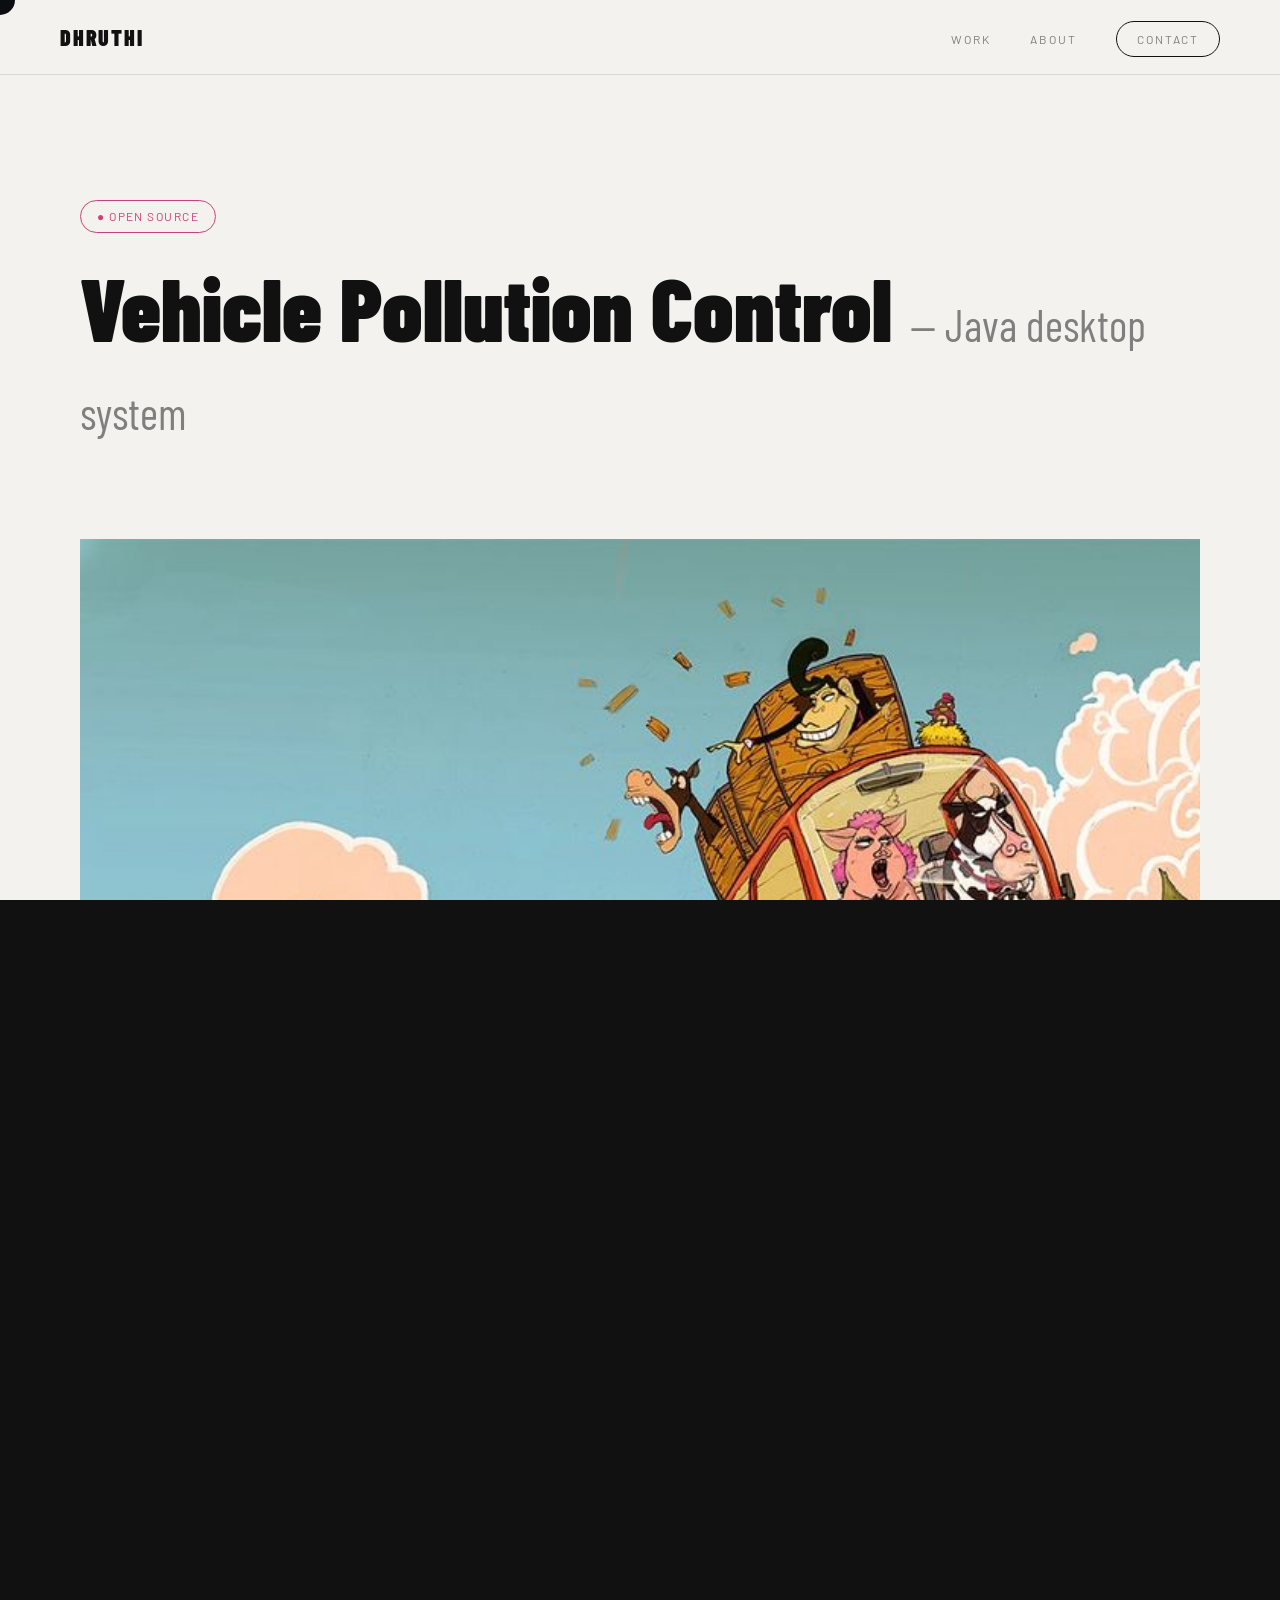
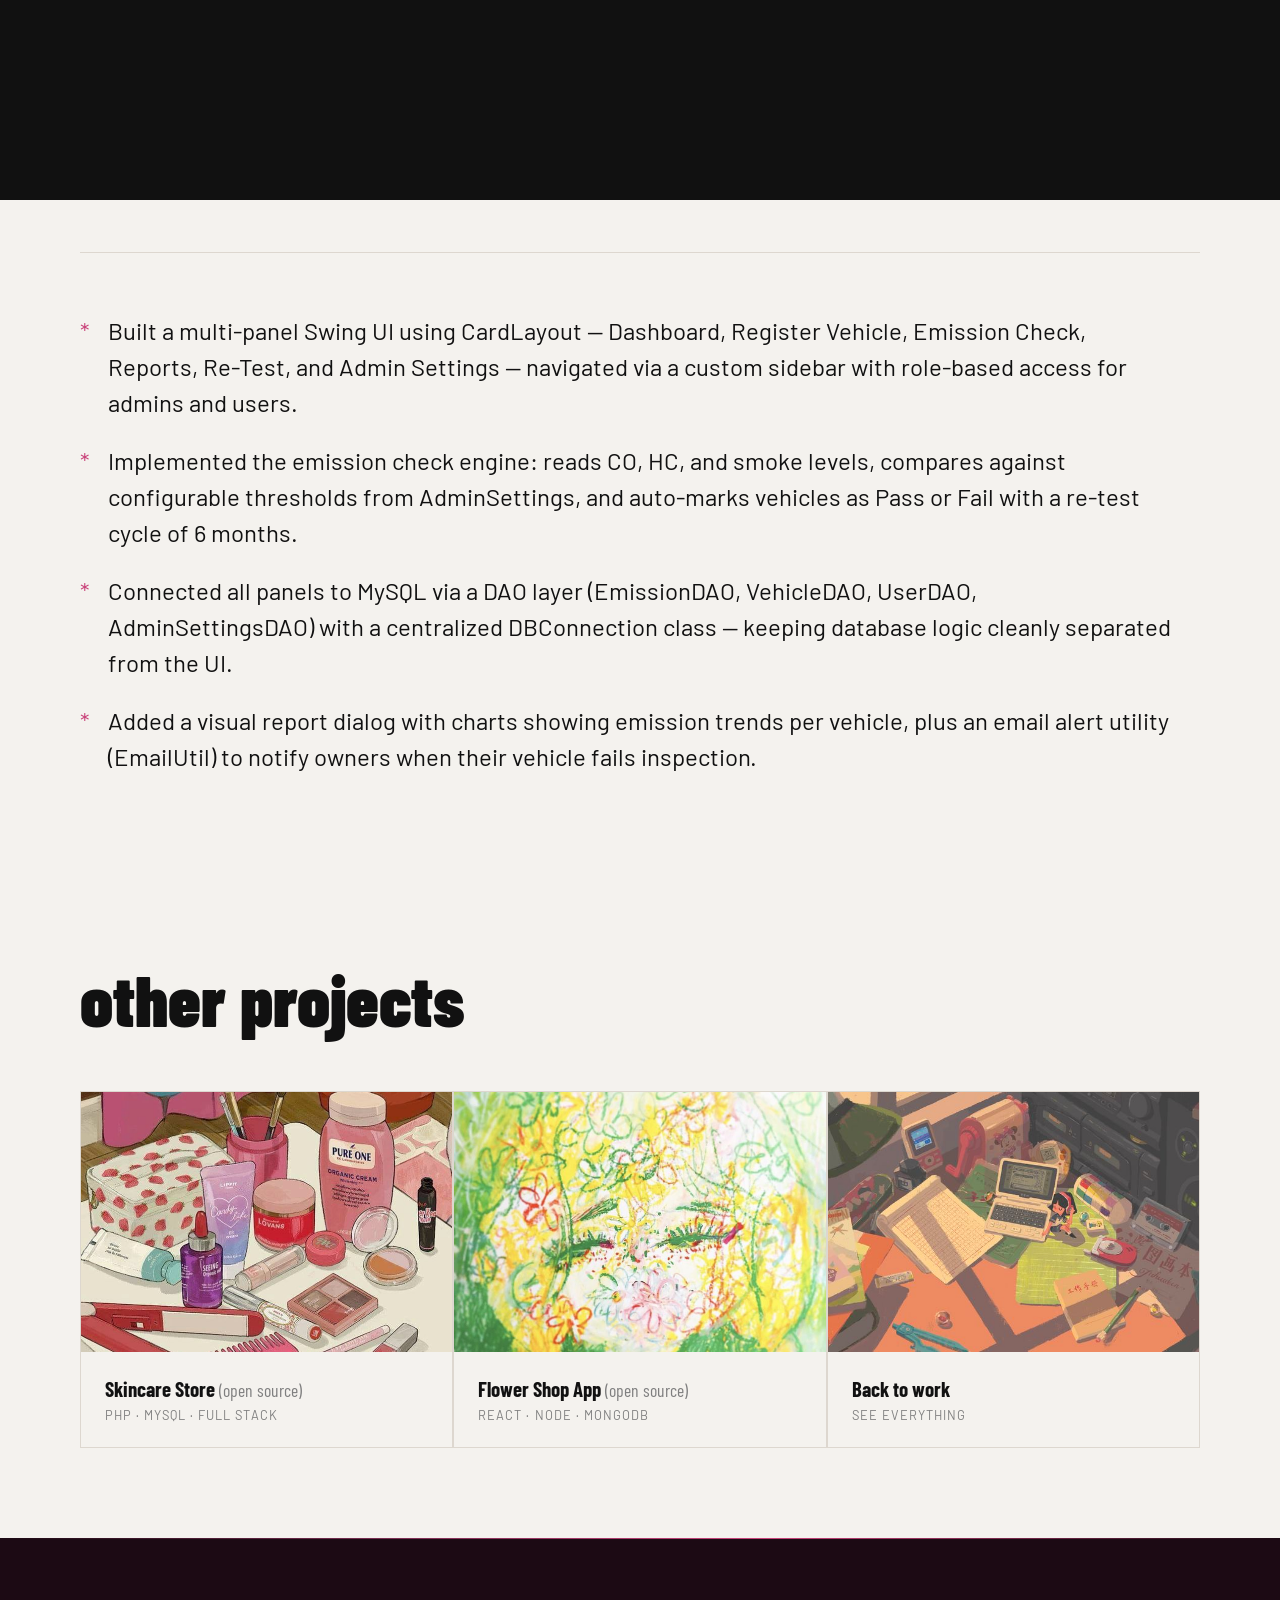
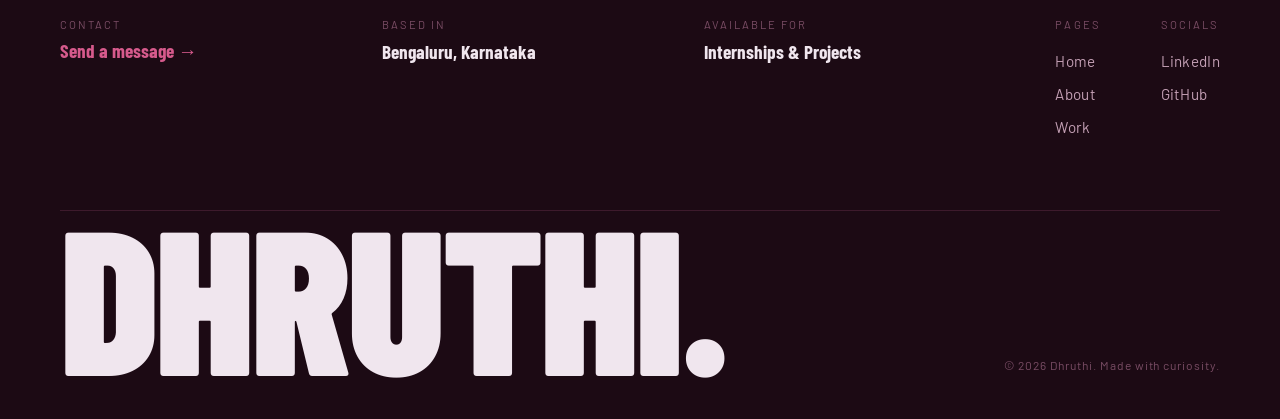
<file: project3.html>
<!DOCTYPE html>
<html lang="en">
<head>
  <meta charset="UTF-8">
  <meta name="viewport" content="width=device-width, initial-scale=1.0">
  <title>Vehicle Pollution Control — Dhruthi</title>
  <link rel="icon" type="image/png" href="favicon.jpeg">
  <link rel="preconnect" href="https://fonts.googleapis.com">
  <link rel="preconnect" href="https://fonts.gstatic.com" crossorigin>
  <link href="https://fonts.googleapis.com/css2?family=Barlow+Condensed:wght@400;700;900&family=Barlow:wght@300;400;500&display=swap" rel="stylesheet">
  <link rel="stylesheet" href="style.css">
</head>
<body class="is-loading">

  <div class="page-transition"></div>
  <div class="cursor"></div>

  <nav>
    <a href="index.html" class="logo">DHRUTHI</a>
    <ul>
      <li><a href="work.html">Work</a></li>
      <li><a href="about.html">About</a></li>
      <li><a href="contact.html" class="nav-cta">Contact</a></li>
    </ul>
    <div class="nav-toggle"><span></span><span></span><span></span></div>
  </nav>

  <div class="project-header reveal">
    <span class="project-status live">● OPEN SOURCE</span>
    <h1>Vehicle Pollution Control <span>— Java desktop system</span></h1>
  </div>

  <div class="project-image reveal">
    <div class="frame"><img src="vehicle.jpeg" alt="Dhruthi" style="width:100%; height:100%; object-fit:cover;"></div>
  </div>

  <div class="project-overview">

    <div class="reveal">
      <span class="overview-label">Project overview</span>
      <p class="overview-text">
        A Java Swing desktop application for monitoring and controlling vehicle emissions. Officers can register vehicles, log CO, HC, and smoke readings, auto-flag vehicles that fail pollution norms, schedule re-tests, and generate visual reports — all backed by a MySQL database with a full admin settings panel.
      </p>
    </div>

    <div class="meta-row reveal">
      <div class="meta-item">
        <span class="meta-label">Project type</span>
        <span class="meta-value">Java Desktop App</span>
      </div>
      <div class="meta-item">
        <span class="meta-label">Year</span>
        <span class="meta-value">2026</span>
      </div>
      <div class="meta-item">
        <span class="meta-label">My role</span>
        <span class="meta-value">Researcher & Developer</span>
      </div>
      <div class="meta-item">
        <span class="meta-label">Project link</span>
        <span class="meta-value"><a href="https://github.com/Dhunaur/Vehicle-Emission-Monitoring-System">github.com/Dhunaur/Vehicle-Emission-Monitoring-System</a></span>
      </div>
    </div>

    <ul class="breakdown reveal">
      <li>Built a multi-panel Swing UI using CardLayout — Dashboard, Register Vehicle, Emission Check, Reports, Re-Test, and Admin Settings — navigated via a custom sidebar with role-based access for admins and users.</li>
      <li>Implemented the emission check engine: reads CO, HC, and smoke levels, compares against configurable thresholds from AdminSettings, and auto-marks vehicles as Pass or Fail with a re-test cycle of 6 months.</li>
      <li>Connected all panels to MySQL via a DAO layer (EmissionDAO, VehicleDAO, UserDAO, AdminSettingsDAO) with a centralized DBConnection class — keeping database logic cleanly separated from the UI.</li>
      <li>Added a visual report dialog with charts showing emission trends per vehicle, plus an email alert utility (EmailUtil) to notify owners when their vehicle fails inspection.</li>
    </ul>

  </div>

  <div class="other-projects reveal">
    <h2>other projects</h2>
    <div class="other-grid">
      <a href="project1.html" class="other-card">
        <div class="other-thumb"><img src="skincare.jpeg" alt="Dhruthi" style="width:100%; height:100%; object-fit:cover;"></div>
        <div class="other-info">
          <div class="other-title">Skincare Store <em>(open source)</em></div>
          <div class="other-cat">PHP · MySQL · Full Stack</div>
        </div>
      </a>
      <a href="project2.html" class="other-card">
        <div class="other-thumb"><img src="flower.jpeg" alt="Dhruthi" style="width:100%; height:100%; object-fit:cover;"></div>
        <div class="other-info">
          <div class="other-title">Flower Shop App <em>(open source)</em></div>
          <div class="other-cat">React · Node · MongoDB</div>
        </div>
      </a>
      <a href="work.html" class="other-card">
        <div class="other-thumb"><img src="work.jpeg" alt="Dhruthi" style="width:100%; height:100%; object-fit:cover;"></div>
        <div class="other-info">
          <div class="other-title">Back to work</div>
          <div class="other-cat">See everything</div>
        </div>
      </a>
    </div>
  </div>

  <footer>
    <div class="footer-top">
      <div class="footer-contact">
        <div class="fact-row">
          <span>Contact</span>
          <span><a href="contact.html">Send a message →</a></span>
        </div>
        <div class="fact-row"><span>Based in</span><span>Bengaluru, Karnataka</span></div>
        <div class="fact-row"><span>Available for</span><span>Internships & Projects</span></div>
      </div>
      <div class="footer-links-group">
        <div><span>Pages</span><ul><li><a href="index.html">Home</a></li><li><a href="about.html">About</a></li><li><a href="work.html">Work</a></li></ul></div>
        <div><span>Socials</span><ul><li><a href="https://www.linkedin.com/in/dhruthi-shree-v-s-9880933a3/">LinkedIn</a></li><li><a href="https://github.com/Dhunaur" target="_blank">GitHub</a></li></ul></div>
      </div>
    </div>
    <div class="footer-bottom">
      <div class="footer-wordmark">DHRUTHI.</div>
      <div class="footer-copy">© 2026 Dhruthi. Made with curiosity.</div>
    </div>
  </footer>

  <script src="script.js"></script>
</body>
</html>
</file>
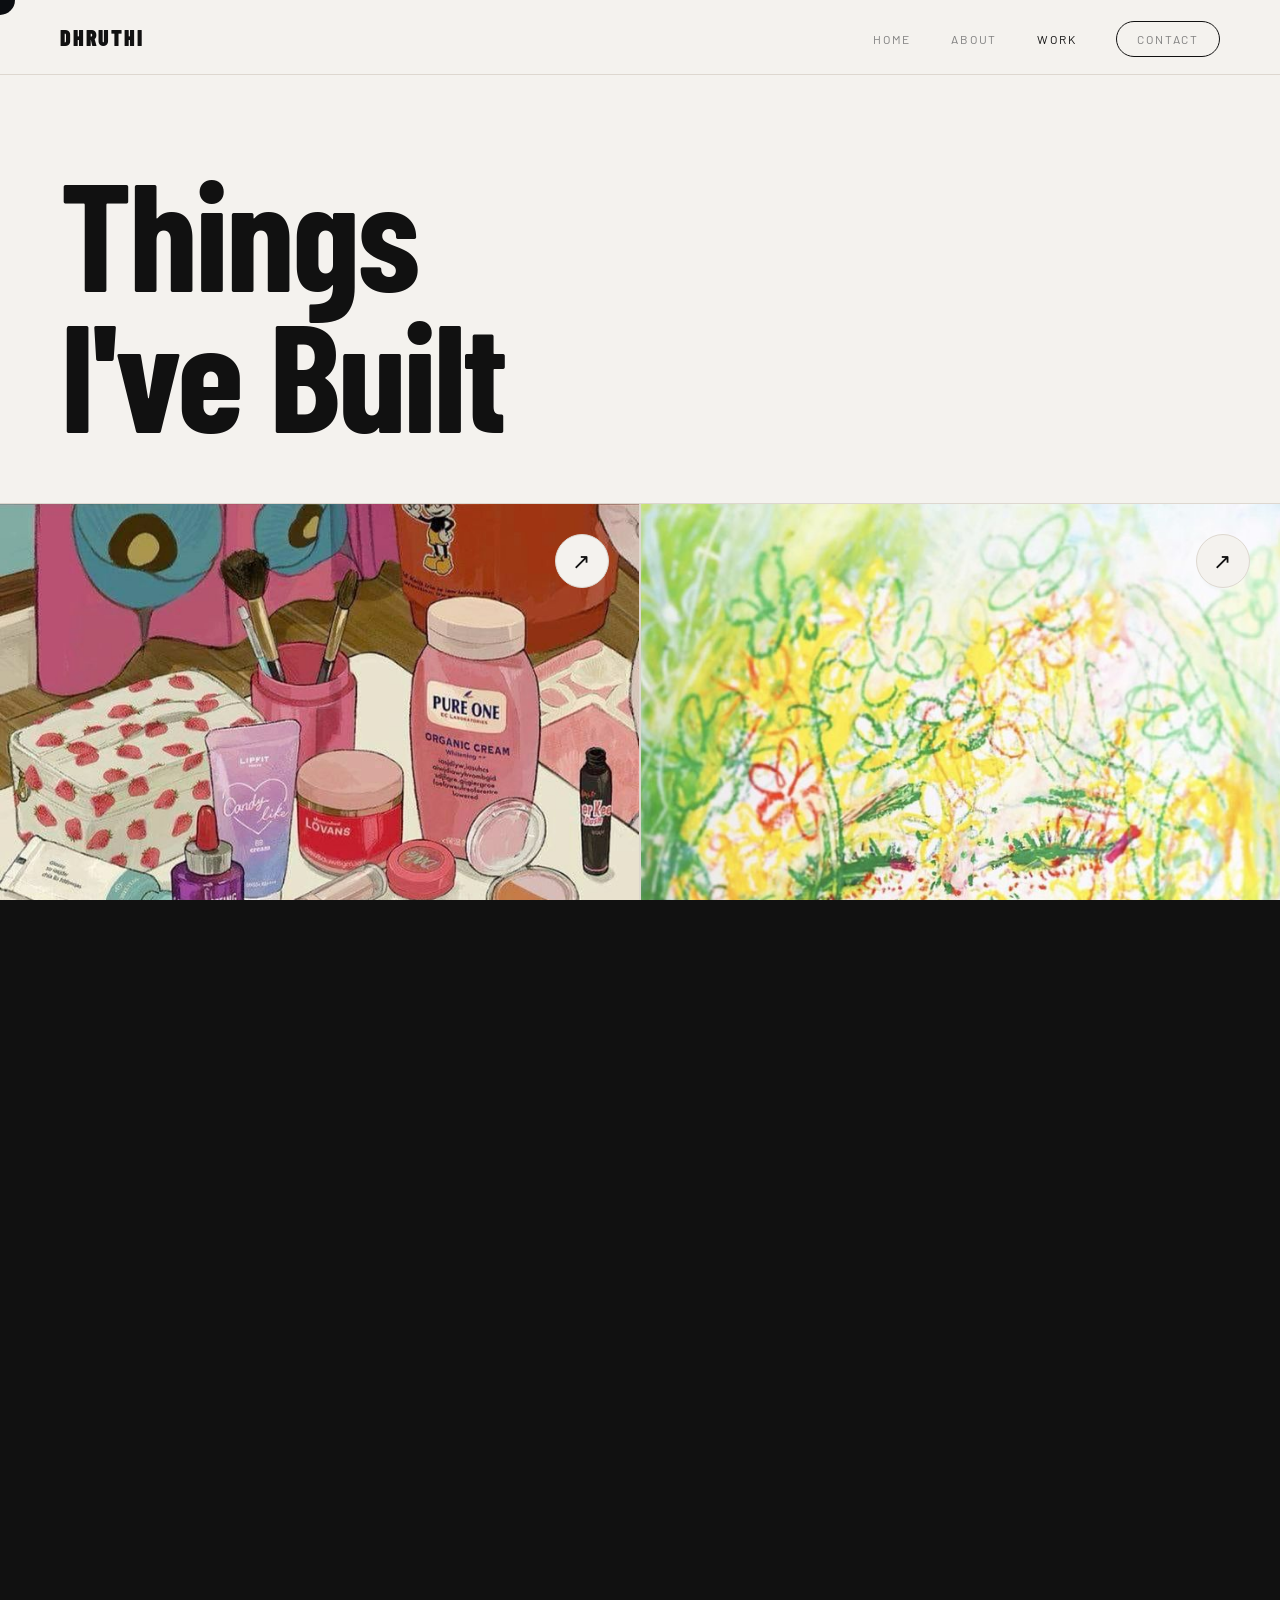
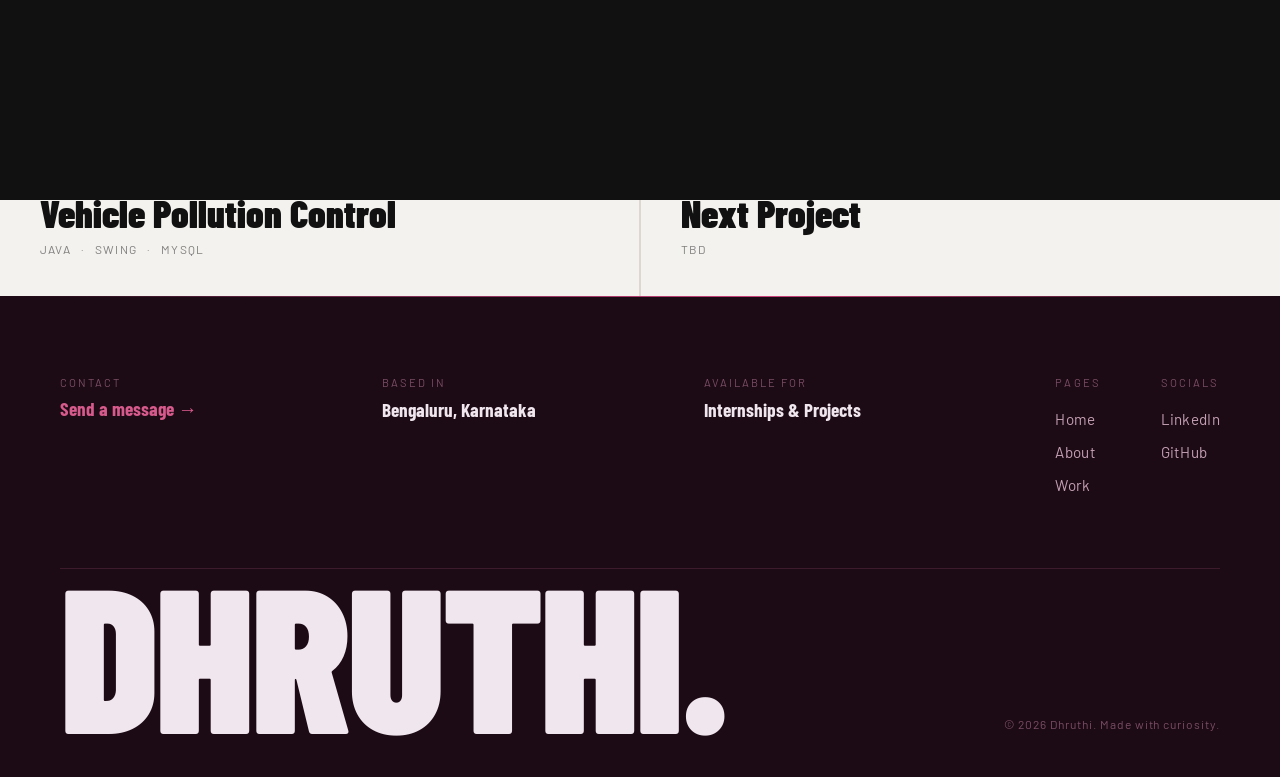
<file: work.html>
<!DOCTYPE html>
<html lang="en">
<head>
  <meta charset="UTF-8">
  <meta name="viewport" content="width=device-width, initial-scale=1.0">

  <title>Work — Dhruthi</title>
  <link rel="icon" type="image/png" href="favicon.jpeg">
  <link rel="preconnect" href="https://fonts.googleapis.com">
  <link rel="preconnect" href="https://fonts.gstatic.com" crossorigin>

  <link href="https://fonts.googleapis.com/css2?family=Barlow+Condensed:wght@400;700;900&family=Barlow:wght@300;400;500&display=swap" rel="stylesheet">

  <link rel="stylesheet" href="style.css">
</head>
<body class="is-loading">

  <div class="page-transition"></div>

  <div class="cursor"></div>

  <nav>
    <a href="index.html" class="logo">DHRUTHI</a>

    <ul>
      <li><a href="index.html">Home</a></li>
      <li><a href="about.html">About</a></li>
      <li><a href="work.html">Work</a></li>
      <li><a href="contact.html" class="nav-cta">Contact</a></li>
    </ul>

    <div class="nav-toggle">
      <span></span><span></span><span></span>
    </div>
  </nav>

  <div class="page-header reveal">
    <h1>Things<br>I've Built</h1>
  </div>

  <section class="work-grid-wrap">

    <div class="work-grid reveal">

      <a href="project1.html" class="work-card">
        <div class="work-thumb">
          <img src="skincare.jpeg" alt="Dhruthi" style="width:100%; height:100%; object-fit:cover;">
          <div class="work-arrow">↗</div>
        </div>
        <div class="work-card-bottom">
          <span class="work-status live">● OPEN SOURCE</span>
          <div class="work-title">Skincare Store</div>
          <div class="work-tags">
            <span>PHP</span>
            <span>MySQL</span>
            <span>Full Stack</span>
          </div>
        </div>
      </a>

      <a href="project2.html" class="work-card">
        <div class="work-thumb">
          <img src="flower.jpeg" alt="Dhruthi" style="width:100%; height:100%; object-fit:cover;">
          <div class="work-arrow">↗</div>
        </div>
        <div class="work-card-bottom">
          <span class="work-status live">● OPEN SOURCE</span>
          <div class="work-title">Blooming Delights</div>
          <div class="work-tags">
            <span>React</span>
            <span>Node.js</span>
            <span>MongoDB</span>
          </div>
        </div>
      </a>

      <a href="project3.html" class="work-card">
        <div class="work-thumb">
          <img src="vehicle.jpeg" alt="Dhruthi" style="width:100%; height:100%; object-fit:cover;">
          <div class="work-arrow">↗</div>
        </div>
        <div class="work-card-bottom">
          <span class="work-status live">● OPEN SOURCE</span>
          <div class="work-title">Vehicle Pollution Control</div>
          <div class="work-tags">
            <span>Java</span>
            <span>Swing</span>
            <span>MySQL</span>
          </div>
        </div>
      </a>

      <a href="#" class="work-card">
        <div class="work-thumb">
          COMING SOON
          <div class="work-arrow">↗</div>
        </div>
        <div class="work-card-bottom">
          <span class="work-status">Concept</span>
          <div class="work-title">Next Project</div>
          <div class="work-tags">
            <span>TBD</span>
          </div>
        </div>
      </a>

    </div>

  </section>

  <footer>

    <div class="footer-top">

      <div class="footer-contact">
        <div class="fact-row">
          <span>Contact</span>
          <span><a href="contact.html">Send a message →</a></span>
        </div>
        <div class="fact-row">
          <span>Based in</span>
          <span>Bengaluru, Karnataka</span>
        </div>
        <div class="fact-row">
          <span>Available for</span>
          <span>Internships & Projects</span>
        </div>
      </div>

      <div class="footer-links-group">
        <div>
          <span>Pages</span>
          <ul>
            <li><a href="index.html">Home</a></li>
            <li><a href="about.html">About</a></li>
            <li><a href="work.html">Work</a></li>
          </ul>
        </div>

        <div>
          <span>Socials</span>
          <ul>
            <li><a href="https://www.linkedin.com/in/dhruthi-shree-v-s-9880933a3/">LinkedIn</a></li>
            <li><a href="https://github.com/Dhunaur" target="_blank">GitHub</a></li>
          </ul>
        </div>
      </div>

    </div>

    <div class="footer-bottom">
      <div class="footer-wordmark">DHRUTHI.</div>
      <div class="footer-copy">© 2026 Dhruthi. Made with curiosity.</div>
    </div>

  </footer>

  <script src="script.js"></script>

</body>
</html>
</file>
<file: style.css>
*{
  margin:0;
  padding:0;
  box-sizing:border-box;
}

:root{
  --bg:#F4F2EE;
  --ink:#111111;
  --muted:#7f7f7f;
  --accent:#C9437A;
  --accent2:#E8A0BC;
  --border:#DDD7CF;
  --card:#EDE8E1;
}

html{
  scroll-behavior:smooth;
}

body{
  background:var(--bg);
  color:var(--ink);
  font-family:'Barlow',sans-serif;
  overflow-x:hidden;
  cursor:none;
}

a{
  color:inherit;
}

/* CURSOR */

.cursor{
  position:fixed;
  top:0;
  left:0;
  width:30px;
  height:30px;
  border-radius:50%;
  background:white;
  pointer-events:none;
  mix-blend-mode:difference;
  z-index:9999;
  transform:translate(-50%,-50%);
  transition:width .25s,height .25s;
}

.cursor.grow{
  width:70px;
  height:70px;
}

/* PAGE TRANSITION OVERLAY */

.page-transition{
  position:fixed;
  inset:0;
  background:var(--ink);
  z-index:10000;
  transform:translateY(100%);
  pointer-events:none;
}

.page-transition.cover{
  transform:translateY(0);
  transition:transform .5s cubic-bezier(.76,0,.24,1);
}

.page-transition.reveal{
  transform:translateY(-100%);
  transition:transform .5s cubic-bezier(.76,0,.24,1);
}

body.is-loading .page-transition{
  transform:translateY(0);
}

/* NAV */

nav{
  position:fixed;
  top:0;
  left:0;
  right:0;
  z-index:1000;
  display:flex;
  justify-content:space-between;
  align-items:center;
  padding:24px 60px;
  background:rgba(244,242,238,.9);
  backdrop-filter:blur(10px);
  border-bottom:1px solid var(--border);
}

.logo{
  font-family:'Barlow Condensed',sans-serif;
  font-size:22px;
  font-weight:900;
  letter-spacing:.08em;
  text-decoration:none;
  color:var(--ink);
}

nav ul{
  display:flex;
  list-style:none;
  gap:40px;
  align-items:center;
}

nav a{
  text-decoration:none;
  color:var(--muted);
  font-size:.75rem;
  text-transform:uppercase;
  letter-spacing:.15em;
  transition:.3s;
}

nav a:hover{
  color:var(--ink);
}

nav a.active{
  color:var(--ink);
}

.nav-cta{
  border:1px solid var(--ink);
  padding:10px 20px;
  border-radius:100px;
}

.nav-cta:hover{
  background:var(--ink);
  color:var(--bg) !important;
}

.nav-toggle{
  display:none;
  flex-direction:column;
  gap:5px;
  cursor:pointer;
  z-index:1100;
}

.nav-toggle span{
  width:24px;
  height:2px;
  background:var(--ink);
}

/* PANELS */

.panel{
  min-height:auto;
  position:relative;
}

.sticky-panel{
  display:flex;
  align-items:center;
  justify-content:center;
  padding:80px 80px;
}

/* HERO */

.hero{
  display:grid;
  grid-template-columns:1fr 1fr;
  min-height:100vh;
  padding-top:90px;
}

.hero-left{
  padding:80px;
  display:flex;
  flex-direction:column;
  justify-content:center;
}

.availability{
  color:var(--muted);
  text-transform:uppercase;
  letter-spacing:.15em;
  font-size:.75rem;
  margin-bottom:30px;
}

.availability .dot{
  color:var(--accent);
}

.hero h1{
  font-family:'Barlow Condensed',sans-serif;
  font-size:clamp(7rem,16vw,15rem);
  line-height:.85;
  letter-spacing:-.03em;
  margin-bottom:25px;
}

.hero p{
  max-width:400px;
  font-size:1.1rem;
  line-height:1.8;
  color:var(--muted);
  margin-bottom:30px;
}

.hero-links{
  display:flex;
  gap:16px;
}

.btn{
  display:inline-flex;
  align-items:center;
  gap:8px;
  text-decoration:none;
  padding:14px 26px;
  border-radius:100px;
  font-size:.8rem;
  text-transform:uppercase;
  letter-spacing:.1em;
  transition:.3s;
}

.btn-solid{
  background:var(--ink);
  color:var(--bg);
}

.btn-solid:hover{
  background:var(--accent);
}

.btn-outline{
  border:1px solid var(--ink);
  color:var(--ink);
}

.btn-outline:hover{
  background:var(--ink);
  color:var(--bg);
}

.hero-right{
  position:relative;
  background:var(--accent2);
}

.photo-box{
  height:100%;
  display:flex;
  justify-content:center;
  align-items:center;
  color:#a87791;
  font-size:1rem;
  letter-spacing:.2em;
  width: 320px;
  height: 380px;
  overflow: hidden;
  border-radius: 12px;
}
.photo-box img{
  width:100%;
  height:100%;
  object-fit:cover;
  display:block;
}

.pink-card{
  position:absolute;
  right:0;
  bottom:0;
  width:45%;
  height:35%;
  background:var(--accent);
  color:white;
  display:flex;
  align-items:flex-end;
  padding:35px;
  font-family:'Barlow Condensed',sans-serif;
  font-size:2rem;
  font-weight:900;
}

/* CONTENT */

.inner{
  max-width:1000px;
  width:100%;
}

.label{
  display:block;
  color:var(--accent);
  text-transform:uppercase;
  letter-spacing:.18em;
  font-size:.75rem;
  margin-bottom:25px;
}

.inner h2{
  font-family:'Barlow Condensed',sans-serif;
  font-size:clamp(4rem,10vw,9rem);
  line-height:.9;
  margin-bottom:35px;
}

.inner p{
  max-width:650px;
  font-size:1.1rem;
  line-height:2;
  color:var(--muted);
  margin-bottom:20px;
}

/* BIG WORDS */

.big-word{
  font-family:'Barlow Condensed',sans-serif;
  font-size:clamp(3rem,8vw,7rem);
  font-weight:900;
  line-height:.9;
  opacity:.15;
  transition:.4s;
  cursor:pointer;
}

.big-word:hover{
  opacity:1;
  color:#D65A8C;
  transform:translateX(20px);
}

.panel.contact{
  padding:100px 80px;
}

.hero + .sticky-panel{
  padding-top:120px;
}

/* CURRENT */

.current-list{
  display:grid;
  gap:30px;
}

.current-list--compact{
  gap:0;
}

.current-list--compact div{
  font-size:.85rem;
  font-family:'Barlow',sans-serif;
  font-weight:500;
  color:var(--muted);
  padding:12px 0;
  letter-spacing:.02em;
  border-bottom:1px solid var(--border);
}

.current-list div{
  font-family:'Barlow',sans-serif;
  font-size:1.1rem;
  font-weight:400;
  border-bottom:1px solid var(--border);
  padding:18px 0;
  color:var(--muted);
  letter-spacing:.02em;
}

/* TEASER LINKS */

.teaser-row{
  display:flex;
  justify-content:space-between;
  align-items:flex-end;
  width:100%;
  margin-top:50px;
  flex-wrap:wrap;
  gap:30px;
}

.teaser-link{
  display:inline-flex;
  align-items:center;
  gap:10px;
  text-decoration:none;
  color:var(--ink);
  font-family:'Barlow Condensed',sans-serif;
  font-size:1.4rem;
  font-weight:700;
  border-bottom:1px solid var(--ink);
  padding-bottom:6px;
  transition:.3s;
}

.teaser-link:hover{
  color:var(--accent);
  border-color:var(--accent);
  gap:18px;
}

/* HOBBY TAGS */

.hobby-list{
  margin-top:50px;
  padding-bottom:80px;
}

.hobby-tags{
  display:flex;
  flex-wrap:wrap;
  gap:14px;
}

.hobby-tags span{
  border:1px solid var(--border);
  padding:10px 20px;
  border-radius:100px;
  font-size:.85rem;
  color:var(--muted);
  background:color-mix(in srgb, var(--accent2) 22%, transparent);
}

/* ABOUT PAGE */

.about-grid{
  display:grid;
  grid-template-columns:1fr 1fr;
  gap:80px;
  width:100%;
  align-items:start;
}

.about-photo{
  background:var(--accent2);
  height:520px;
  display:flex;
  align-items:center;
  justify-content:center;
  color:#a87791;
  letter-spacing:.2em;
  font-size:.9rem;
  position:sticky;
  top:140px;
}

.fact-row{
  display:flex;
  justify-content:space-between;
  padding:22px 0;
  border-bottom:1px solid var(--border);
  font-family:'Barlow Condensed',sans-serif;
}

.fact-row span:first-child{
  color:var(--muted);
  font-size:.85rem;
  text-transform:uppercase;
  letter-spacing:.1em;
  font-family:'Barlow',sans-serif;
}

.fact-row span:last-child{
  font-size:1.3rem;
  font-weight:700;
}

/* WORK / PROJECTS GRID */

.page-header{
  width:100%;
  padding:160px 0 0;
}

.page-header .label{
  padding:0 60px;
  margin-bottom:15px;
}

.page-header h1{
  font-family:'Barlow Condensed',sans-serif;
  font-size:clamp(5rem,12vw,11rem);
  line-height:.92;
  letter-spacing:-.02em;
  padding:0 60px;
}

.page-header p{
  padding:20px 60px 0;
  max-width:700px;
  font-size:1.1rem;
  line-height:1.8;
  color:var(--muted);
}

.work-grid-wrap{
  width:100%;
  padding:60px 0 0;
}

.work-grid{
  display:grid;
  grid-template-columns:repeat(2,1fr);
  gap:2px;
  width:100%;
  background:var(--border);
  border-top:1px solid var(--border);
}

.work-card{
  background:var(--bg);
  padding:0;
  display:flex;
  flex-direction:column;
  min-height:560px;
  text-decoration:none;
  color:var(--ink);
  transition:.4s;
  position:relative;
  overflow:hidden;
}

.work-card .work-thumb{
  flex:1;
  background:var(--card);
  display:flex;
  align-items:center;
  justify-content:center;
  color:#b3a89e;
  letter-spacing:.2em;
  font-size:.9rem;
  position:relative;
}

.work-card .work-arrow{
  position:absolute;
  top:30px;
  right:30px;
  width:54px;
  height:54px;
  border-radius:50%;
  background:var(--bg);
  border:1px solid var(--border);
  display:flex;
  align-items:center;
  justify-content:center;
  font-size:1.4rem;
  color:var(--ink);
  transition:.3s;
}

.work-card:hover .work-arrow{
  background:var(--accent);
  color:#fff;
  border-color:var(--accent);
  transform:translate(4px,-4px);
}

.work-card-bottom{
  padding:30px 40px 40px;
}

.work-card-bottom .work-status{
  font-size:.7rem;
  text-transform:uppercase;
  letter-spacing:.12em;
  color:var(--muted);
}

.work-card-bottom .work-status.live{
  color:var(--accent);
}

.work-title{
  font-family:'Barlow Condensed',sans-serif;
  font-size:clamp(1.8rem,3vw,2.4rem);
  font-weight:900;
  line-height:1.1;
  margin:10px 0 8px;
  transition:.3s;
}

.work-card:hover .work-title{
  color:var(--accent);
}

.work-tags{
  display:flex;
  gap:10px;
  flex-wrap:wrap;
}

.work-tags span{
  font-size:.75rem;
  text-transform:uppercase;
  letter-spacing:.1em;
  color:var(--muted);
}

.work-tags span:not(:last-child)::after{
  content:"·";
  margin-left:10px;
}

/* CONTACT PAGE */

.get-in-touch{
  min-height:70vh;
  display:flex;
  align-items:center;
  padding:160px 60px 60px;
}

.get-in-touch h1{
  font-family:'Barlow Condensed',sans-serif;
  font-size:clamp(4rem,11vw,9rem);
  font-weight:900;
  line-height:.92;
  letter-spacing:-.02em;
}

.contact-body{
  padding:0 60px 100px;
  max-width:1300px;
  margin:0 auto;
}

.contact-intro p{
  font-size:clamp(1.1rem,2vw,1.5rem);
  color:var(--muted);
  line-height:1.7;
  max-width:600px;
  margin-bottom:60px;
}

.contact-links-row{
  border-top:1px solid var(--border);
  border-bottom:1px solid var(--border);
  padding:50px 0;
  margin-bottom:60px;
  display:flex;
  justify-content:space-between;
  align-items:center;
  flex-wrap:wrap;
  gap:30px;
}

.contact-big-link{
  font-family:'Barlow Condensed',sans-serif;
  font-size:clamp(2rem,5vw,4rem);
  font-weight:900;
  text-decoration:none;
  color:var(--ink);
  display:flex;
  align-items:center;
  gap:20px;
  transition:.3s;
}

.contact-big-link:hover{
  color:var(--accent);
  gap:30px;
}

.contact-big-link span{
  font-size:.6em;
  opacity:.5;
}

.contact-socials{
  display:flex;
  flex-direction:column;
  gap:14px;
}

.contact-socials a{
  text-decoration:none;
  color:var(--muted);
  text-transform:uppercase;
  letter-spacing:.12em;
  font-size:.8rem;
  transition:.3s;
}

.contact-socials a:hover{
  color:var(--ink);
}

.contact-meta-row{
  display:flex;
  gap:60px;
  flex-wrap:wrap;
}

.contact-meta-item{
  display:flex;
  flex-direction:column;
  gap:8px;
}

.meta-label-sm{
  font-size:.75rem;
  text-transform:uppercase;
  letter-spacing:.12em;
  color:var(--muted);
}

.meta-val{
  font-family:'Barlow Condensed',sans-serif;
  font-size:1.4rem;
  font-weight:700;
  color:var(--ink);
}

/* PROJECT HEADER */

.project-header{
  padding:200px 80px 100px;
  max-width:1300px;
  margin:0 auto;
}

.project-status{
  font-size:.75rem;
  text-transform:uppercase;
  letter-spacing:.12em;
  color:var(--muted);
  border:1px solid var(--border);
  padding:8px 16px;
  border-radius:100px;
  display:inline-block;
  margin-bottom:30px;
}

.project-status.live{
  color:var(--accent);
  border-color:var(--accent);
}

.project-header h1{
  font-family:'Barlow Condensed',sans-serif;
  font-size:clamp(3rem,7vw,5.5rem);
  font-weight:900;
  line-height:1;
}

.project-header h1 span{
  color:var(--muted);
  font-weight:400;
  font-size:.5em;
}

/* PROJECT IMAGE */

.project-image{
  max-width:1300px;
  margin:0 auto;
  padding:0 80px 100px;
}

.project-image .frame{
  background:var(--card);
  border-radius:18px;
  min-height:480px;
  display:flex;
  align-items:center;
  justify-content:center;
  color:var(--muted);
  letter-spacing:.2em;
  font-size:.9rem;
}

/* OVERVIEW */

.project-overview{
  max-width:1300px;
  margin:0 auto;
  padding:0 80px 80px;
}

.overview-label{
  font-size:.85rem;
  text-transform:uppercase;
  letter-spacing:.12em;
  color:var(--muted);
  margin-bottom:25px;
}

.overview-text{
  font-family:'Barlow',sans-serif;
  font-size:clamp(1.4rem,2.8vw,2.1rem);
  font-weight:400;
  line-height:1.5;
  color:var(--ink);
  max-width:1100px;
  margin-bottom:60px;
}

/* META ROW */

.meta-row{
  display:grid;
  grid-template-columns:repeat(4,1fr);
  gap:30px;
  padding-bottom:60px;
  border-bottom:1px solid var(--border);
  margin-bottom:60px;
}

.meta-item span{
  display:block;
}

.meta-item .meta-label{
  font-size:.8rem;
  text-transform:uppercase;
  letter-spacing:.1em;
  color:var(--muted);
  margin-bottom:10px;
}

.meta-item .meta-value{
  font-family:'Barlow Condensed',sans-serif;
  font-size:1.3rem;
  font-weight:700;
}

.meta-item .meta-value a{
  text-decoration:none;
  color:var(--accent);
}

/* BREAKDOWN */

.breakdown{
  list-style:none;
  display:flex;
  flex-direction:column;
  gap:22px;
  max-width:1100px;
  margin-bottom:100px;
}

.breakdown li{
  display:flex;
  gap:18px;
  font-size:clamp(1.1rem,2vw,1.5rem);
  line-height:1.5;
  color:var(--ink);
}

.breakdown li::before{
  content:"*";
  color:var(--accent);
  flex-shrink:0;
}

/* OTHER PROJECTS */

.other-projects{
  max-width:1300px;
  margin:0 auto;
  padding:0 80px 60px;
}

.other-projects h2{
  font-family:'Barlow Condensed',sans-serif;
  font-size:clamp(2.5rem,6vw,4.5rem);
  font-weight:900;
  margin-bottom:50px;
}

.other-grid{
  display:grid;
  grid-template-columns:repeat(3,1fr);
  gap:2px;
  background:var(--border);
  border:1px solid var(--border);
  margin-bottom:30px;
}

.other-card{
  background:var(--bg);
  text-decoration:none;
  color:var(--ink);
  display:flex;
  flex-direction:column;
  transition:.3s;
}

.other-card:hover{
  background:var(--card);
}

.other-card .other-thumb{
  background:var(--card);
  height:260px;
  display:flex;
  align-items:center;
  justify-content:center;
  color:var(--muted);
  font-size:.8rem;
  letter-spacing:.15em;
}

.other-card .other-info{
  padding:24px;
}

.other-card .other-title{
  font-family:'Barlow Condensed',sans-serif;
  font-size:1.3rem;
  font-weight:700;
  margin-bottom:6px;
}

.other-card .other-title em{
  font-style:normal;
  color:var(--muted);
  font-weight:400;
  font-size:.85em;
}

.other-card .other-cat{
  font-size:.8rem;
  color:var(--muted);
  text-transform:uppercase;
  letter-spacing:.08em;
}

/* FOOTER */

footer{
  background:#1C0A14;
  color:#F0E6EE;
  padding:80px 60px 40px;
  width:100%;
  position:relative;
  overflow:hidden;
}

footer::before{
  content:'';
  position:absolute;
  top:0;
  left:0;
  right:0;
  height:1px;
  background:linear-gradient(90deg, transparent, #7A2E52 30%, #C9437A 60%, transparent);
}

.footer-top{
  display:grid;
  grid-template-columns:1fr auto;
  gap:80px;
  align-items:start;
  margin-bottom:0;
  padding-bottom:60px;
  border-bottom:1px solid #3D1A2C;
}

.footer-contact{
  display:grid;
  grid-template-columns:repeat(3,1fr);
  gap:50px;
}

.footer-contact .fact-row{
  display:flex;
  flex-direction:column;
  gap:8px;
  padding:0;
  border:none;
  margin-bottom:0;
}

.footer-contact .fact-row span:first-child{
  font-size:.7rem;
  text-transform:uppercase;
  letter-spacing:.18em;
  color:#7A4D65;
}

.footer-contact .fact-row span:last-child{
  font-size:1rem;
  font-weight:500;
  color:#F0E6EE;
  font-family:'Barlow Condensed',sans-serif;
  font-size:1.2rem;
  font-weight:700;
}

.footer-contact .fact-row a{
  text-decoration:none;
  color:#D65A8C;
  transition:.3s;
}

.footer-contact .fact-row a:hover{
  color:#F1B3C8;
}

.footer-links-group{
  display:flex;
  gap:60px;
}

.footer-links-group div span{
  display:block;
  font-size:.7rem;
  text-transform:uppercase;
  letter-spacing:.18em;
  color:#7A4D65;
  margin-bottom:20px;
}

.footer-links-group ul{
  list-style:none;
}

.footer-links-group li{
  margin-bottom:14px;
}

.footer-links-group a{
  text-decoration:none;
  color:#C4A0B5;
  font-size:.95rem;
  font-weight:400;
  letter-spacing:.02em;
  transition:.3s;
}

.footer-links-group a:hover{
  color:#F0E6EE;
}

.footer-bottom{
  display:flex;
  align-items:flex-end;
  justify-content:space-between;
  gap:30px;
  padding-top:0;
}

.footer-wordmark{
  font-family:'Barlow Condensed',sans-serif;
  font-size:clamp(5rem,16vw,13rem);
  font-weight:900;
  line-height:.82;
  color:#F0E6EE;
  -webkit-text-stroke:none;
  letter-spacing:-.02em;
  word-break:break-word;
  flex:1;
  transition:.4s;
  user-select:none;
}

.footer-wordmark:hover{
  color:transparent;
  -webkit-text-stroke:1px #C9437A;
}

.footer-copy{
  font-size:.75rem;
  color:#7A4D65;
  letter-spacing:.08em;
  text-align:right;
  padding-bottom:.4rem;
  flex-shrink:0;
}

/* SCROLL REVEAL */

.hidden{
  opacity:0;
  transform:translateY(80px);
}

.show{
  opacity:1;
  transform:translateY(0);
  transition:all 1s ease;
}

/* MOBILE */

@media(max-width:900px){

.hero{
  grid-template-columns:1fr;
}

.hero-left{
  padding:50px 30px;
}

.hero-right{
  height:50vh;
}

nav{
  padding:18px 24px;
}

.nav-toggle{
  display:flex;
}

nav ul{
  position:fixed;
  top:0;
  right:0;
  height:100vh;
  width:70%;
  max-width:320px;
  background:var(--bg);
  flex-direction:column;
  justify-content:center;
  align-items:flex-start;
  gap:35px;
  padding:0 40px;
  transform:translateX(100%);
  transition:.4s ease;
  border-left:1px solid var(--border);
}

nav ul.open{
  transform:translateX(0);
}

.sticky-panel{
  padding:60px 24px;
}

.page-header{
  padding:140px 0 0;
}

.page-header .label,
.page-header h1,
.page-header p{
  padding-left:24px;
  padding-right:24px;
}

.work-grid-wrap{
  padding:40px 0 0;
}

.work-grid{
  grid-template-columns:1fr;
}

.work-card{
  min-height:420px;
}

.work-card-bottom{
  padding:24px 24px 30px;
}

.about-grid{
  grid-template-columns:1fr;
  gap:50px;
  padding:0 24px;
}

.about-photo{
  height:340px;
  position:relative;
  top:0;
}

.get-in-touch{
  padding:140px 24px 50px;
}

.contact-body{
  padding:0 24px 60px;
}

.contact-links-row{
  flex-direction:column;
  align-items:flex-start;
}

.contact-meta-row{
  gap:30px;
}

.project-header{
  padding:140px 24px 60px;
}

.project-image,
.project-overview,
.other-projects{
  padding-left:24px;
  padding-right:24px;
}

.meta-row{
  grid-template-columns:1fr 1fr;
  gap:30px 20px;
}

.other-grid{
  grid-template-columns:1fr;
}

footer{
  padding:50px 24px 30px;
}

.footer-top{
  grid-template-columns:1fr;
  gap:40px;
}

.footer-contact{
  grid-template-columns:1fr;
  gap:30px;
}

.footer-links-group{
  gap:40px;
}

.footer-bottom{
  flex-direction:column;
  align-items:flex-start;
  gap:20px;
}

.footer-copy{
  text-align:left;
}

}

@media(hover:none){
  body{ cursor:auto; }
  .cursor{ display:none; }
}
</file>
